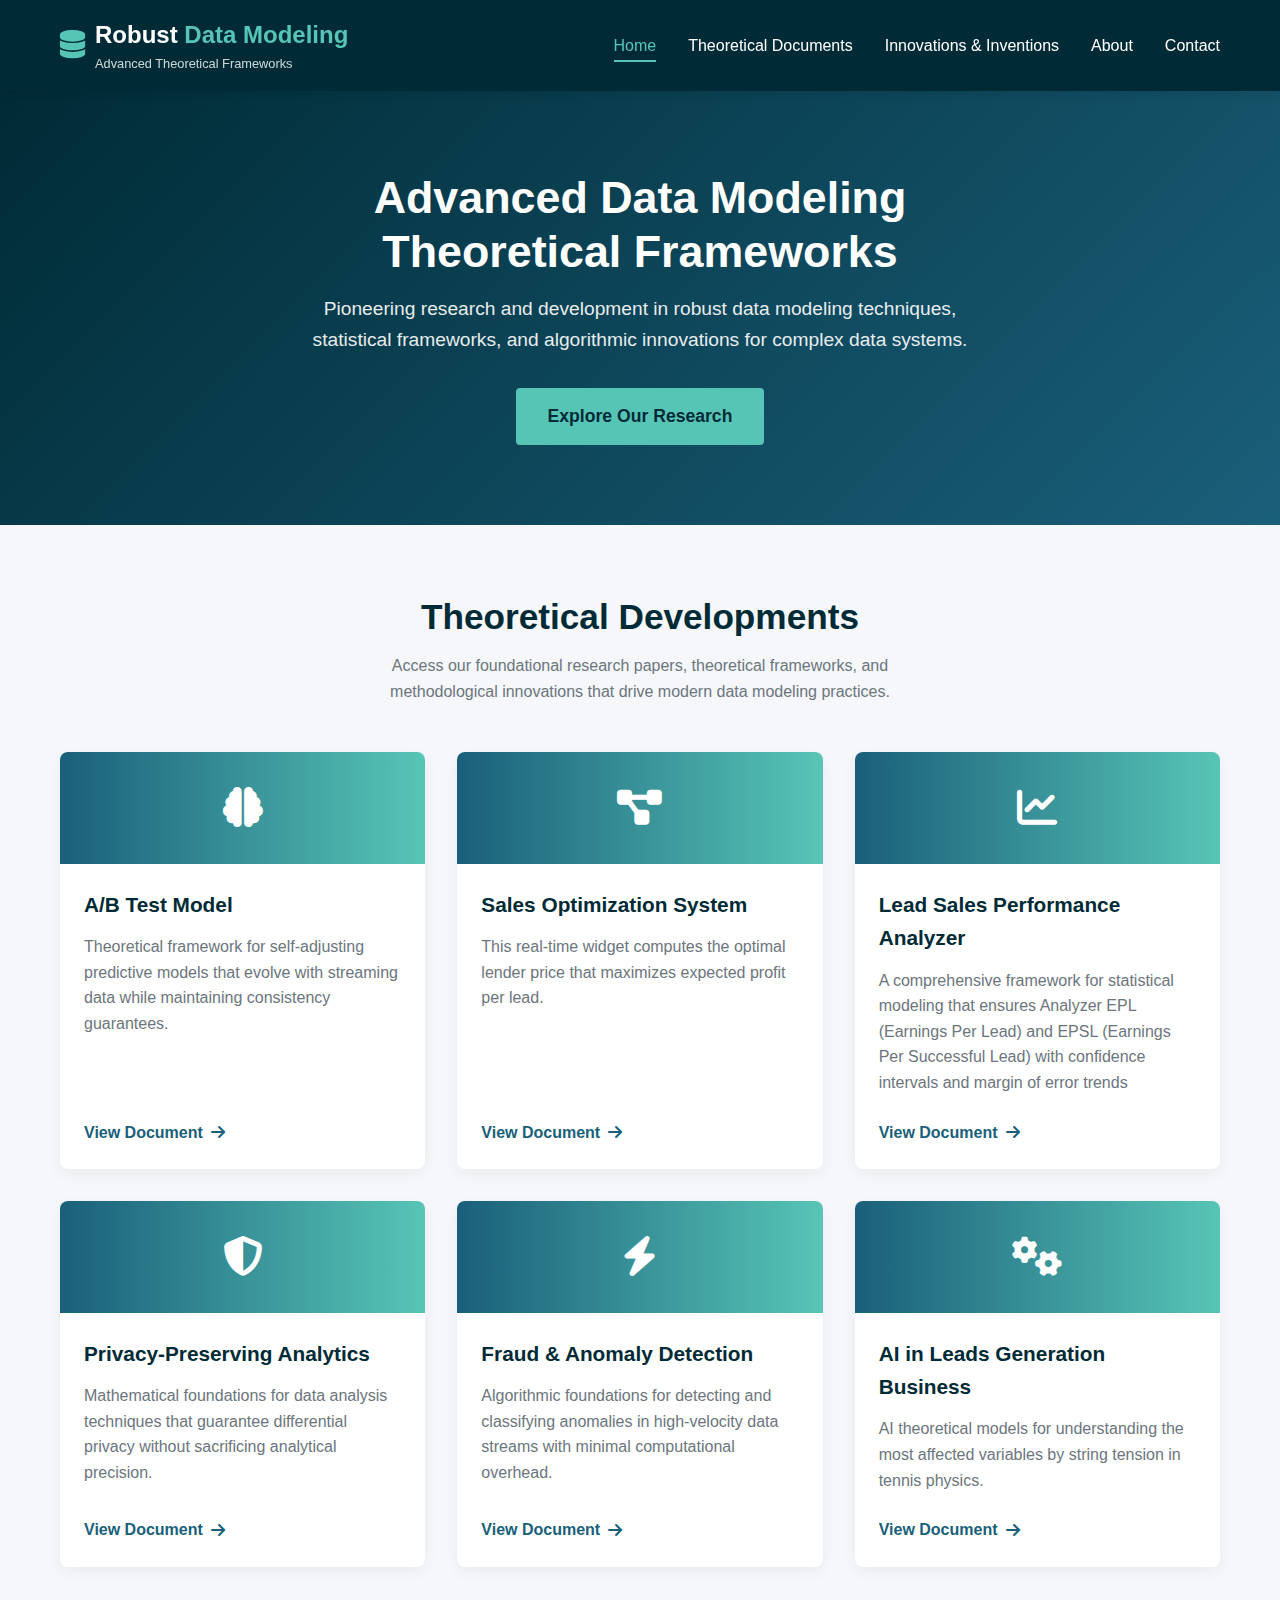
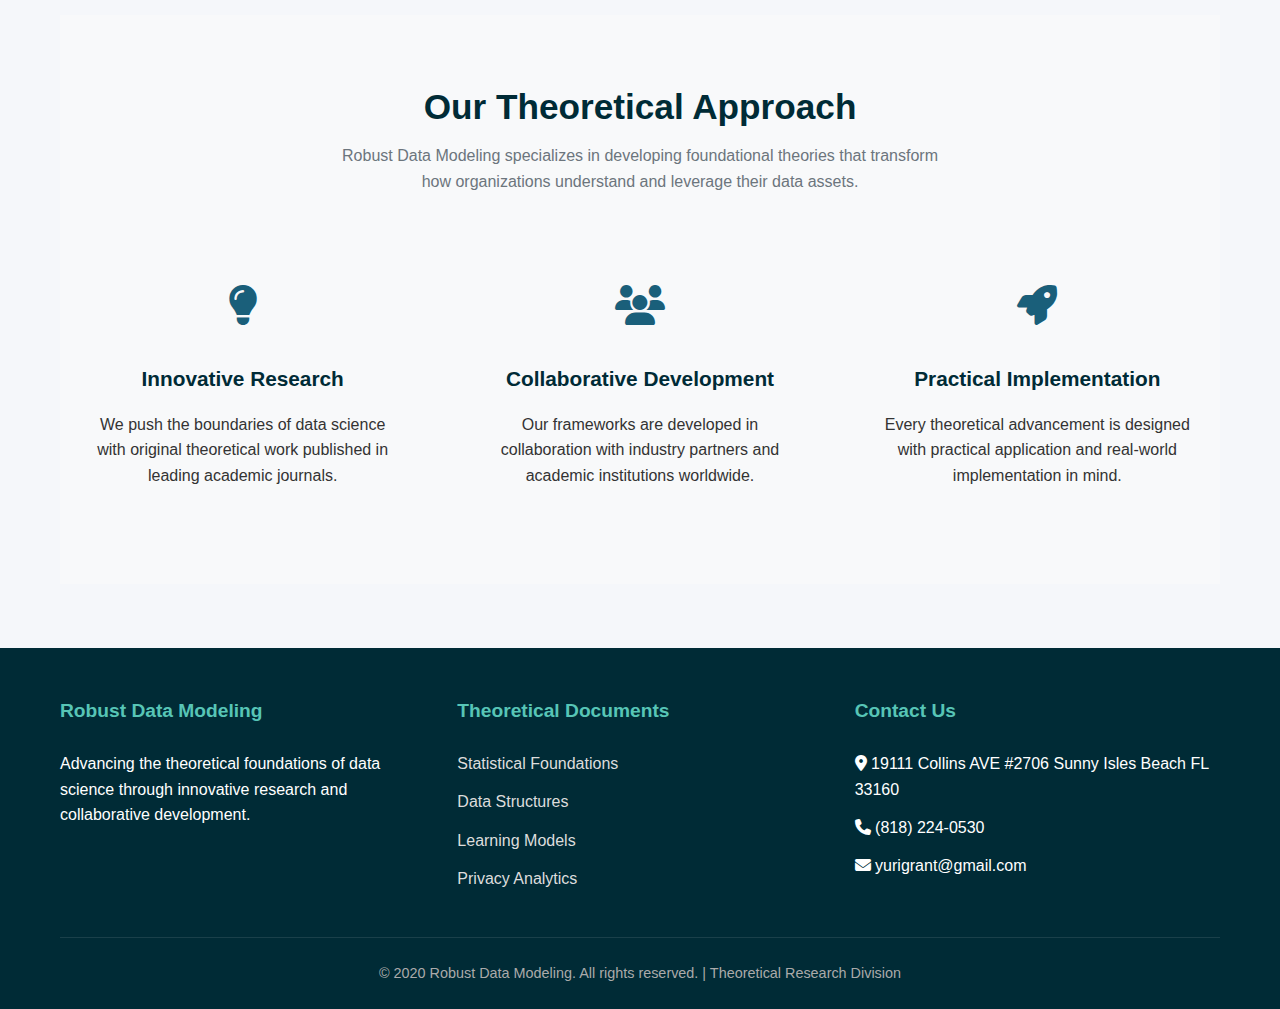
<file: index.html>
<!DOCTYPE html>
<html lang="en">
<head>
    <meta charset="UTF-8">
    <meta name="viewport" content="width=device-width, initial-scale=1.0">
    <title>Robust Data Modeling | Advanced Data Theory Solutions</title>
    <link rel="stylesheet" href="https://cdnjs.cloudflare.com/ajax/libs/font-awesome/6.4.0/css/all.min.css">
    <style>
        :root {
            --primary: #1a5f7a;
            --secondary: #57c5b6;
            --dark: #002b36;
            --light: #f8f9fa;
            --gray: #6c757d;
            --transition: all 0.3s ease;
        }
        
        * {
            margin: 0;
            padding: 0;
            box-sizing: border-box;
            font-family: 'Segoe UI', Tahoma, Geneva, Verdana, sans-serif;
        }
        
        body {
            background-color: #f5f7fa;
            color: #333;
            line-height: 1.6;
        }
        
        .container {
            width: 100%;
            max-width: 1200px;
            margin: 0 auto;
            padding: 0 20px;
        }
        
        /* Authorization Modal */
        .auth-modal {
            display: none;
            position: fixed;
            top: 0;
            left: 0;
            width: 100%;
            height: 100%;
            background-color: rgba(0, 0, 0, 0.8);
            z-index: 2000;
            align-items: center;
            justify-content: center;
            animation: fadeIn 0.3s ease;
        }
        
        .auth-modal.active {
            display: flex;
        }
        
        .auth-container {
            background: white;
            border-radius: 12px;
            width: 100%;
            max-width: 450px;
            overflow: hidden;
            box-shadow: 0 20px 40px rgba(0, 0, 0, 0.3);
            transform: translateY(0);
            animation: slideUp 0.4s ease;
        }
        
        .auth-header {
            background: linear-gradient(to right, var(--primary), var(--secondary));
            color: white;
            padding: 1.5rem;
            text-align: center;
            position: relative;
        }
        
        .auth-header h2 {
            font-size: 1.5rem;
            margin-bottom: 0.5rem;
        }
        
        .auth-header p {
            opacity: 0.9;
            font-size: 0.9rem;
        }
        
        .close-auth {
            position: absolute;
            top: 1rem;
            right: 1rem;
            background: none;
            border: none;
            color: white;
            font-size: 1.5rem;
            cursor: pointer;
            transition: var(--transition);
        }
        
        .close-auth:hover {
            transform: rotate(90deg);
        }
        
        .auth-body {
            padding: 2rem;
        }
        
        .auth-form-group {
            margin-bottom: 1.5rem;
        }
        
        .auth-form-group label {
            display: block;
            margin-bottom: 0.5rem;
            font-weight: 600;
            color: var(--dark);
        }
        
        .auth-form-group input {
            width: 100%;
            padding: 0.8rem 1rem;
            border: 2px solid #e1e5e9;
            border-radius: 6px;
            font-size: 1rem;
            transition: var(--transition);
        }
        
        .auth-form-group input:focus {
            outline: none;
            border-color: var(--primary);
            box-shadow: 0 0 0 3px rgba(26, 95, 122, 0.1);
        }
        
        .auth-form-group input.error {
            border-color: #e74c3c;
        }
        
        .auth-error {
            color: #e74c3c;
            font-size: 0.85rem;
            margin-top: 0.3rem;
            display: none;
        }
        
        .auth-error.active {
            display: block;
        }
        
        .auth-checkbox {
            display: flex;
            align-items: center;
            gap: 0.5rem;
            margin-bottom: 1.5rem;
        }
        
        .auth-checkbox input {
            width: auto;
        }
        
        .auth-checkbox label {
            font-size: 0.9rem;
            color: var(--gray);
        }
        
        .auth-button {
            width: 100%;
            padding: 1rem;
            background: linear-gradient(to right, var(--primary), var(--secondary));
            color: white;
            border: none;
            border-radius: 6px;
            font-size: 1rem;
            font-weight: 600;
            cursor: pointer;
            transition: var(--transition);
        }
        
        .auth-button:hover {
            transform: translateY(-2px);
            box-shadow: 0 5px 15px rgba(26, 95, 122, 0.3);
        }
        
        .auth-button:disabled {
            opacity: 0.6;
            cursor: not-allowed;
            transform: none;
        }
        
        .auth-footer {
            text-align: center;
            padding: 1rem 2rem;
            background-color: #f8f9fa;
            border-top: 1px solid #e1e5e9;
            font-size: 0.9rem;
            color: var(--gray);
        }
        
        .auth-footer a {
            color: var(--primary);
            text-decoration: none;
            font-weight: 600;
        }
        
        .auth-footer a:hover {
            text-decoration: underline;
        }
        
        @keyframes fadeIn {
            from { opacity: 0; }
            to { opacity: 1; }
        }
        
        @keyframes slideUp {
            from {
                opacity: 0;
                transform: translateY(50px);
            }
            to {
                opacity: 1;
                transform: translateY(0);
            }
        }
        
        /* Header & Navigation */
        header {
            background-color: var(--dark);
            color: white;
            padding: 1rem 0;
            position: sticky;
            top: 0;
            z-index: 1000;
            box-shadow: 0 2px 10px rgba(0, 0, 0, 0.1);
        }
        
        .header-content {
            display: flex;
            justify-content: space-between;
            align-items: center;
        }
        
        .logo {
            display: flex;
            align-items: center;
            gap: 10px;
        }
        
        .logo-icon {
            color: var(--secondary);
            font-size: 1.8rem;
        }
        
        .logo-text h1 {
            font-size: 1.5rem;
            font-weight: 700;
        }
        
        .logo-text span {
            color: var(--secondary);
        }
        
        .logo-text p {
            font-size: 0.8rem;
            opacity: 0.8;
        }
        
        nav ul {
            display: flex;
            list-style: none;
            gap: 2rem;
        }
        
        nav a {
            color: white;
            text-decoration: none;
            font-weight: 500;
            transition: var(--transition);
            padding: 0.5rem 0;
            position: relative;
        }
        
        nav a:hover {
            color: var(--secondary);
        }
        
        nav a.active {
            color: var(--secondary);
        }
        
        nav a.active::after {
            content: '';
            position: absolute;
            bottom: 0;
            left: 0;
            width: 100%;
            height: 2px;
            background-color: var(--secondary);
        }
        
        .mobile-menu-btn {
            display: none;
            background: none;
            border: none;
            color: white;
            font-size: 1.5rem;
            cursor: pointer;
        }
        
        /* Hero Section */
        .hero {
            background: linear-gradient(135deg, var(--dark) 0%, var(--primary) 100%);
            color: white;
            padding: 5rem 0;
            text-align: center;
        }
        
        .hero-content {
            max-width: 800px;
            margin: 0 auto;
        }
        
        .hero h2 {
            font-size: 2.8rem;
            margin-bottom: 1rem;
            line-height: 1.2;
        }
        
        .hero p {
            font-size: 1.2rem;
            margin-bottom: 2rem;
            opacity: 0.9;
            max-width: 700px;
            margin-left: auto;
            margin-right: auto;
        }
        
        .cta-button {
            display: inline-block;
            background-color: var(--secondary);
            color: var(--dark);
            padding: 0.9rem 2rem;
            border-radius: 4px;
            text-decoration: none;
            font-weight: 600;
            font-size: 1.1rem;
            transition: var(--transition);
            border: none;
            cursor: pointer;
        }
        
        .cta-button:hover {
            background-color: #4ab3a7;
            transform: translateY(-3px);
            box-shadow: 0 5px 15px rgba(0, 0, 0, 0.2);
        }
        
        /* Main Content */
        .main-content {
            padding: 4rem 0;
        }
        
        .section-title {
            text-align: center;
            margin-bottom: 3rem;
        }
        
        .section-title h2 {
            font-size: 2.2rem;
            color: var(--dark);
            margin-bottom: 0.5rem;
        }
        
        .section-title p {
            color: var(--gray);
            max-width: 600px;
            margin: 0 auto;
        }
        
        /* Documents Menu */
        .documents-menu {
            display: grid;
            grid-template-columns: repeat(auto-fill, minmax(300px, 1fr));
            gap: 2rem;
            margin-top: 2rem;
        }
        
        .document-card {
            background: white;
            border-radius: 8px;
            overflow: hidden;
            box-shadow: 0 5px 15px rgba(0, 0, 0, 0.05);
            transition: var(--transition);
            height: 100%;
            display: flex;
            flex-direction: column;
        }
        
        .document-card:hover {
            transform: translateY(-10px);
            box-shadow: 0 15px 30px rgba(0, 0, 0, 0.1);
        }
        
        .document-icon {
            background: linear-gradient(to right, var(--primary), var(--secondary));
            color: white;
            padding: 1.5rem;
            text-align: center;
            font-size: 2.5rem;
        }
        
        .document-content {
            padding: 1.5rem;
            flex-grow: 1;
            display: flex;
            flex-direction: column;
        }
        
        .document-content h3 {
            font-size: 1.3rem;
            margin-bottom: 0.8rem;
            color: var(--dark);
        }
        
        .document-content p {
            color: var(--gray);
            margin-bottom: 1.5rem;
            flex-grow: 1;
        }
        
        .document-link {
            display: inline-flex;
            align-items: center;
            gap: 8px;
            color: var(--primary);
            text-decoration: none;
            font-weight: 600;
            transition: var(--transition);
            cursor: pointer;
        }
        
        .document-link:hover {
            color: var(--secondary);
            gap: 12px;
        }
        
        /* Company Info */
        .company-info {
            background-color: var(--light);
            padding: 4rem 0;
            margin-top: 3rem;
        }
        
        .info-grid {
            display: grid;
            grid-template-columns: repeat(auto-fit, minmax(250px, 1fr));
            gap: 2rem;
        }
        
        .info-card {
            text-align: center;
            padding: 2rem 1.5rem;
        }
        
        .info-icon {
            font-size: 2.5rem;
            color: var(--primary);
            margin-bottom: 1.5rem;
        }
        
        .info-card h3 {
            font-size: 1.3rem;
            margin-bottom: 1rem;
            color: var(--dark);
        }
        
        /* Footer */
        footer {
            background-color: var(--dark);
            color: white;
            padding: 3rem 0 1.5rem;
        }
        
        .footer-content {
            display: grid;
            grid-template-columns: repeat(auto-fit, minmax(200px, 1fr));
            gap: 2rem;
            margin-bottom: 2rem;
        }
        
        .footer-column h3 {
            font-size: 1.2rem;
            margin-bottom: 1.5rem;
            color: var(--secondary);
        }
        
        .footer-links {
            list-style: none;
        }
        
        .footer-links li {
            margin-bottom: 0.8rem;
        }
        
        .footer-links a {
            color: #ddd;
            text-decoration: none;
            transition: var(--transition);
        }
        
        .footer-links a:hover {
            color: var(--secondary);
            padding-left: 5px;
        }
        
        .copyright {
            text-align: center;
            padding-top: 1.5rem;
            border-top: 1px solid rgba(255, 255, 255, 0.1);
            color: #aaa;
            font-size: 0.9rem;
        }
        
        /* Responsive Design */
        @media (max-width: 992px) {
            .hero h2 {
                font-size: 2.3rem;
            }
            
            nav ul {
                gap: 1.5rem;
            }
        }
        
        @media (max-width: 768px) {
            .mobile-menu-btn {
                display: block;
            }
            
            nav {
                position: fixed;
                top: 70px;
                left: 0;
                width: 100%;
                background-color: var(--dark);
                padding: 1rem;
                transform: translateY(-100%);
                opacity: 0;
                visibility: hidden;
                transition: var(--transition);
                box-shadow: 0 5px 10px rgba(0, 0, 0, 0.1);
            }
            
            nav.active {
                transform: translateY(0);
                opacity: 1;
                visibility: visible;
            }
            
            nav ul {
                flex-direction: column;
                gap: 0;
            }
            
            nav li {
                width: 100%;
            }
            
            nav a {
                display: block;
                padding: 1rem;
                border-bottom: 1px solid rgba(255, 255, 255, 0.1);
            }
            
            nav a.active::after {
                display: none;
            }
            
            .hero {
                padding: 3rem 0;
            }
            
            .hero h2 {
                font-size: 2rem;
            }
            
            .hero p {
                font-size: 1.1rem;
            }
            
            .documents-menu {
                grid-template-columns: 1fr;
            }
            
            .auth-container {
                width: 90%;
                margin: 0 5%;
            }
        }
    </style>
</head>
<body>
    <!-- Authorization Modal -->
    <div class="auth-modal" id="authModal">
        <div class="auth-container">
            <div class="auth-header">
                <button class="close-auth" id="closeAuth">
                    <i class="fas fa-times"></i>
                </button>
                <h2>Authorization Required</h2>
                <p>This document is restricted to authorized personnel only</p>
            </div>
            
            <div class="auth-body">
                <form id="authForm">
                    <div class="auth-form-group">
                        <label for="username">Username</label>
                        <input type="text" id="username" placeholder="Enter your username" required>
                        <div class="auth-error" id="usernameError">Username is required</div>
                    </div>
                    
                    <div class="auth-form-group">
                        <label for="password">Password</label>
                        <input type="password" id="password" placeholder="Enter your password" required>
                        <div class="auth-error" id="passwordError">Password is required</div>
                    </div>
                    
                    <div class="auth-checkbox">
                        <input type="checkbox" id="rememberMe">
                        <label for="rememberMe">Remember me for 30 days</label>
                    </div>
                    
                    <button type="submit" class="auth-button" id="authSubmit">
                        <span>Authorize Access</span>
                        <i class="fas fa-spinner fa-spin" style="display: none;"></i>
                    </button>
                </form>
            </div>
            
            <div class="auth-footer">
                <p>Need access? <a href="mailto:admin@robustdatamodeling.com">Contact Administrator</a></p>
            </div>
        </div>
    </div>

    <!-- Header & Navigation -->
    <header>
        <div class="container header-content">
            <div class="logo">
                <div class="logo-icon">
                    <i class="fas fa-database"></i>
                </div>
                <div class="logo-text">
                    <h1>Robust <span>Data Modeling</span></h1>
                    <p>Advanced Theoretical Frameworks</p>
                </div>
            </div>
            
            <button class="mobile-menu-btn" id="mobileMenuBtn">
                <i class="fas fa-bars"></i>
            </button>
            
            <nav id="mainNav">
                <ul>
                    <li><a href="#" class="active">Home</a></li>
                    <li><a href="#documents">Theoretical Documents</a></li>
                    <li><a href="Tennis_theory/Stringing_math.html">Innovations & Inventions</a></li>
                    <li><a href="#about">About</a></li>
                    <li><a href="#contact">Contact</a></li>
                </ul>
            </nav>
        </div>
    </header>

    <!-- Hero Section -->
    <section class="hero">
        <div class="container hero-content">
            <h2>Advanced Data Modeling Theoretical Frameworks</h2>
            <p>Pioneering research and development in robust data modeling techniques, statistical frameworks, and algorithmic innovations for complex data systems.</p>
            <a href="#documents" class="cta-button">Explore Our Research</a>
        </div>
    </section>

    <!-- Main Content -->
    <main class="main-content">
        <div class="container">
            <div class="section-title" id="documents">
                <h2>Theoretical Developments</h2>
                <p>Access our foundational research papers, theoretical frameworks, and methodological innovations that drive modern data modeling practices.</p>
            </div>
            
            <!-- Documents Menu -->
            <div class="documents-menu">
                <!-- Document 1 -->
                <div class="document-card">
                    <div class="document-icon">
                        <i class="fas fa-brain"></i>
                    </div>
                    <div class="document-content">
                        <h3>A/B Test Model</h3>
                        <p>Theoretical framework for self-adjusting predictive models that evolve with streaming data while maintaining consistency guarantees.</p>
                        <a href="AB_test_analysis\ABindex.html" class="document-link" data-doc-id="ab-test">
                            <span>View Document</span>
                            <i class="fas fa-arrow-right"></i>
                        </a>
                    </div>
                </div>

                <!-- Document 2 -->
                <div class="document-card">
                    <div class="document-icon">
                        <i class="fas fa-project-diagram"></i>
                    </div>
                    <div class="document-content">
                        <h3>Sales Optimization System</h3>
                        <p>This real-time widget computes the optimal lender price that maximizes expected profit per lead.</p>
                        <a href="Sales/Sale_optimum.html" class="document-link" data-doc-id="sales-opt">
                            <span>View Document</span>
                            <i class="fas fa-arrow-right"></i>
                        </a>
                    </div>
                </div>
                
                <!-- Document 3 -->
                <div class="document-card">
                    <div class="document-icon">
                        <i class="fas fa-chart-line"></i>
                    </div>
                    <div class="document-content">
                        <h3>Lead Sales Performance Analyzer</h3>
                        <p>A comprehensive framework for statistical modeling that ensures Analyzer EPL (Earnings Per Lead) and EPSL (Earnings Per Successful Lead) with confidence intervals and margin of error trends</p>
                        <a href="Performance/Lead_performance.html" class="document-link" data-doc-id="lead-performance">
                            <span>View Document</span>
                            <i class="fas fa-arrow-right"></i>
                        </a>
                    </div>
                </div>
                
                <!-- Document 4 -->
                <div class="document-card">
                    <div class="document-icon">
                        <i class="fas fa-shield-alt"></i>
                    </div>
                    <div class="document-content">
                        <h3>Privacy-Preserving Analytics</h3>
                        <p>Mathematical foundations for data analysis techniques that guarantee differential privacy without sacrificing analytical precision.</p>
                        <a href="AB_test_analysis/Docs information/Statistical Significance Explained for Leads Generation.docx" 
                           class="document-link" data-doc-id="privacy-analytics">
                            <span>View Document</span>
                            <i class="fas fa-arrow-right"></i>
                        </a>
                    </div>
                </div>
                
                <!-- Document 5 -->
                <div class="document-card">
                    <div class="document-icon">
                        <i class="fas fa-bolt"></i>
                    </div>
                    <div class="document-content">
                        <h3>Fraud & Anomaly Detection</h3>
                        <p>Algorithmic foundations for detecting and classifying anomalies in high-velocity data streams with minimal computational overhead.</p>
                        <a href="Bayesian_Framework/Bayesian_Framework.html" class="document-link" data-doc-id="anomaly-detection">
                            <span>View Document</span>
                            <i class="fas fa-arrow-right"></i>
                        </a>
                    </div>
                </div>
            
                <!-- Document 6 -->
                <div class="document-card">
                    <div class="document-icon">
                        <i class="fas fa-cogs"></i>
                    </div>
                    <div class="document-content">
                        <h3>AI in Leads Generation Business</h3>   	     
                        <p>AI theoretical models for understanding the most affected variables by string tension in tennis physics.</p>
                        <a href="#" class="document-link" data-doc-id="ai-leads">
                            <span>View Document</span>
                            <i class="fas fa-arrow-right"></i>
                        </a>
                    </div>
                </div>
            </div>
            
            <!-- Company Info -->
            <div class="company-info" id="about">
                <div class="section-title">
                    <h2>Our Theoretical Approach</h2>
                    <p>Robust Data Modeling specializes in developing foundational theories that transform how organizations understand and leverage their data assets.</p>
                </div>
                
                <div class="info-grid">
                    <div class="info-card">
                        <div class="info-icon">
                            <i class="fas fa-lightbulb"></i>
                        </div>
                        <h3>Innovative Research</h3>
                        <p>We push the boundaries of data science with original theoretical work published in leading academic journals.</p>
                    </div>
                    
                    <div class="info-card">
                        <div class="info-icon">
                            <i class="fas fa-users"></i>
                        </div>
                        <h3>Collaborative Development</h3>
                        <p>Our frameworks are developed in collaboration with industry partners and academic institutions worldwide.</p>
                    </div>
                    
                    <div class="info-card">
                        <div class="info-icon">
                            <i class="fas fa-rocket"></i>
                        </div>
                        <h3>Practical Implementation</h3>
                        <p>Every theoretical advancement is designed with practical application and real-world implementation in mind.</p>
                    </div>
                </div>
            </div>
        </div>
    </main>

    <!-- Footer -->
    <footer id="contact">
        <div class="container">
            <div class="footer-content">
                <div class="footer-column">
                    <h3>Robust Data Modeling</h3>
                    <p>Advancing the theoretical foundations of data science through innovative research and collaborative development.</p>
                </div>
                
                <div class="footer-column">
                    <h3>Theoretical Documents</h3>
                    <ul class="footer-links">
                        <li><a href="#">Statistical Foundations</a></li>
                        <li><a href="#">Data Structures</a></li>
                        <li><a href="#">Learning Models</a></li>
                        <li><a href="#">Privacy Analytics</a></li>
                    </ul>
                </div>
                
                <div class="footer-column">
                    <h3>Contact Us</h3>
                    <ul class="footer-links">
                        <li><i class="fas fa-map-marker-alt"></i> 19111 Collins AVE #2706 Sunny Isles Beach FL 33160</li>
                        <li><i class="fas fa-phone"></i> (818) 224-0530</li>
                        <li><i class="fas fa-envelope"></i> yurigrant@gmail.com</li>
                    </ul>
                </div>
            </div>
            
            <div class="copyright">
                <p>&copy; 2020 Robust Data Modeling. All rights reserved. | Theoretical Research Division</p>
            </div>
        </div>
    </footer>

    <script>
        // Mobile menu functionality
        const mobileMenuBtn = document.getElementById('mobileMenuBtn');
        const mainNav = document.getElementById('mainNav');
        
        mobileMenuBtn.addEventListener('click', function() {
            mainNav.classList.toggle('active');
            const icon = mobileMenuBtn.querySelector('i');
            if (mainNav.classList.contains('active')) {
                icon.classList.remove('fa-bars');
                icon.classList.add('fa-times');
            } else {
                icon.classList.remove('fa-times');
                icon.classList.add('fa-bars');
            }
        });
        
        // Close mobile menu when clicking on a link
        const navLinks = document.querySelectorAll('nav a');
        navLinks.forEach(link => {
            link.addEventListener('click', function() {
                if (mainNav.classList.contains('active')) {
                    mainNav.classList.remove('active');
                    const icon = mobileMenuBtn.querySelector('i');
                    icon.classList.remove('fa-times');
                    icon.classList.add('fa-bars');
                }
            });
        });
        
        // Smooth scrolling for anchor links
        document.querySelectorAll('a[href^="#"]').forEach(anchor => {
            anchor.addEventListener('click', function(e) {
                e.preventDefault();
                
                const targetId = this.getAttribute('href');
                if (targetId === '#') return;
                
                const targetElement = document.querySelector(targetId);
                if (targetElement) {
                    window.scrollTo({
                        top: targetElement.offsetTop - 80,
                        behavior: 'smooth'
                    });
                }
            });
        });

        // Authorization Modal Logic
        const authModal = document.getElementById('authModal');
        const closeAuth = document.getElementById('closeAuth');
        const authForm = document.getElementById('authForm');
        const authSubmit = document.getElementById('authSubmit');
        const usernameInput = document.getElementById('username');
        const passwordInput = document.getElementById('password');
        const usernameError = document.getElementById('usernameError');
        const passwordError = document.getElementById('passwordError');
        
        // Store the original href to redirect after authorization
        let targetDocumentUrl = '';
        let targetDocId = '';

        // Add click event listeners to all document links
        document.querySelectorAll('.document-link').forEach(link => {
            link.addEventListener('click', function(e) {
                e.preventDefault();
                
                // Check if href attribute exists
                const href = this.getAttribute('href');
                if (!href || href === '#') {
                    alert('This document is currently unavailable.');
                    return;
                }
                
                // Store the target URL and document ID
                targetDocumentUrl = href;
                targetDocId = this.getAttribute('data-doc-id');
                
                // Show authorization modal
                showAuthModal();
            });
        });

        // Show authorization modal
        function showAuthModal() {
            authModal.classList.add('active');
            document.body.style.overflow = 'hidden'; // Prevent scrolling
            usernameInput.focus();
        }

        // Close authorization modal
        function closeAuthModal() {
            authModal.classList.remove('active');
            document.body.style.overflow = 'auto'; // Re-enable scrolling
            resetForm();
        }

        // Reset form
        function resetForm() {
            authForm.reset();
            usernameError.classList.remove('active');
            passwordError.classList.remove('active');
            usernameInput.classList.remove('error');
            passwordInput.classList.remove('error');
        }

        // Close modal when clicking X or outside modal
        closeAuth.addEventListener('click', closeAuthModal);
        authModal.addEventListener('click', function(e) {
            if (e.target === authModal) {
                closeAuthModal();
            }
        });

        // Form validation
        function validateForm() {
            let isValid = true;
            
            // Reset errors
            usernameError.classList.remove('active');
            passwordError.classList.remove('active');
            usernameInput.classList.remove('error');
            passwordInput.classList.remove('error');
            
            // Validate username
            if (!usernameInput.value.trim()) {
                usernameError.textContent = 'Username is required';
                usernameError.classList.add('active');
                usernameInput.classList.add('error');
                isValid = false;
            }
            
            // Validate password
            if (!passwordInput.value.trim()) {
                passwordError.textContent = 'Password is required';
                passwordError.classList.add('active');
                passwordInput.classList.add('error');
                isValid = false;
            } else if (passwordInput.value.length < 6) {
                passwordError.textContent = 'Password must be at least 6 characters';
                passwordError.classList.add('active');
                passwordInput.classList.add('error');
                isValid = false;
            }
            
            return isValid;
        }

        // Form submission
        authForm.addEventListener('submit', function(e) {
            e.preventDefault();
            
            if (!validateForm()) return;
            
            // Show loading state
            const submitText = authSubmit.querySelector('span');
            const spinner = authSubmit.querySelector('.fa-spinner');
            submitText.textContent = 'Authorizing...';
            spinner.style.display = 'inline-block';
            authSubmit.disabled = true;
            
            // Simulate API call (replace with real authentication)
            setTimeout(() => {
                // Default credentials for demo (replace with real authentication)
                const validUsername = 'admin';
                const validPassword = 'secure_123';
                
                if (usernameInput.value === validUsername && passwordInput.value === validPassword) {
                    // Successful authentication
                    alert(`Access granted to document: ${targetDocId}`);
                    
                    // Close modal
                    closeAuthModal();
                    
                    // Redirect to the target document
                    if (targetDocumentUrl) {
                        window.open(targetDocumentUrl, '_blank');
                    }
                } else {
                    // Failed authentication
                    alert('Invalid username or password. Please try again.');
                    
                    // Highlight errors
                    usernameInput.classList.add('error');
                    passwordInput.classList.add('error');
                }
                
                // Reset button state
                submitText.textContent = 'Authorize Access';
                spinner.style.display = 'none';
                authSubmit.disabled = false;
            }, 1500);
        });

        // Check for saved credentials
        window.addEventListener('DOMContentLoaded', () => {
            const savedUsername = localStorage.getItem('rdm_username');
            const savedPassword = localStorage.getItem('rdm_password');
            const rememberMe = localStorage.getItem('rdm_remember');
            
            if (rememberMe === 'true' && savedUsername && savedPassword) {
                usernameInput.value = savedUsername;
                passwordInput.value = atob(savedPassword); // Decode base64
                document.getElementById('rememberMe').checked = true;
            }
        });

        // Save credentials if "Remember me" is checked
        document.getElementById('rememberMe').addEventListener('change', function(e) {
            if (e.target.checked && usernameInput.value && passwordInput.value) {
                localStorage.setItem('rdm_username', usernameInput.value);
                localStorage.setItem('rdm_password', btoa(passwordInput.value)); // Encode to base64
                localStorage.setItem('rdm_remember', 'true');
            } else {
                localStorage.removeItem('rdm_username');
                localStorage.removeItem('rdm_password');
                localStorage.removeItem('rdm_remember');
            }
        });
    </script>
</body>
</html>
</file>
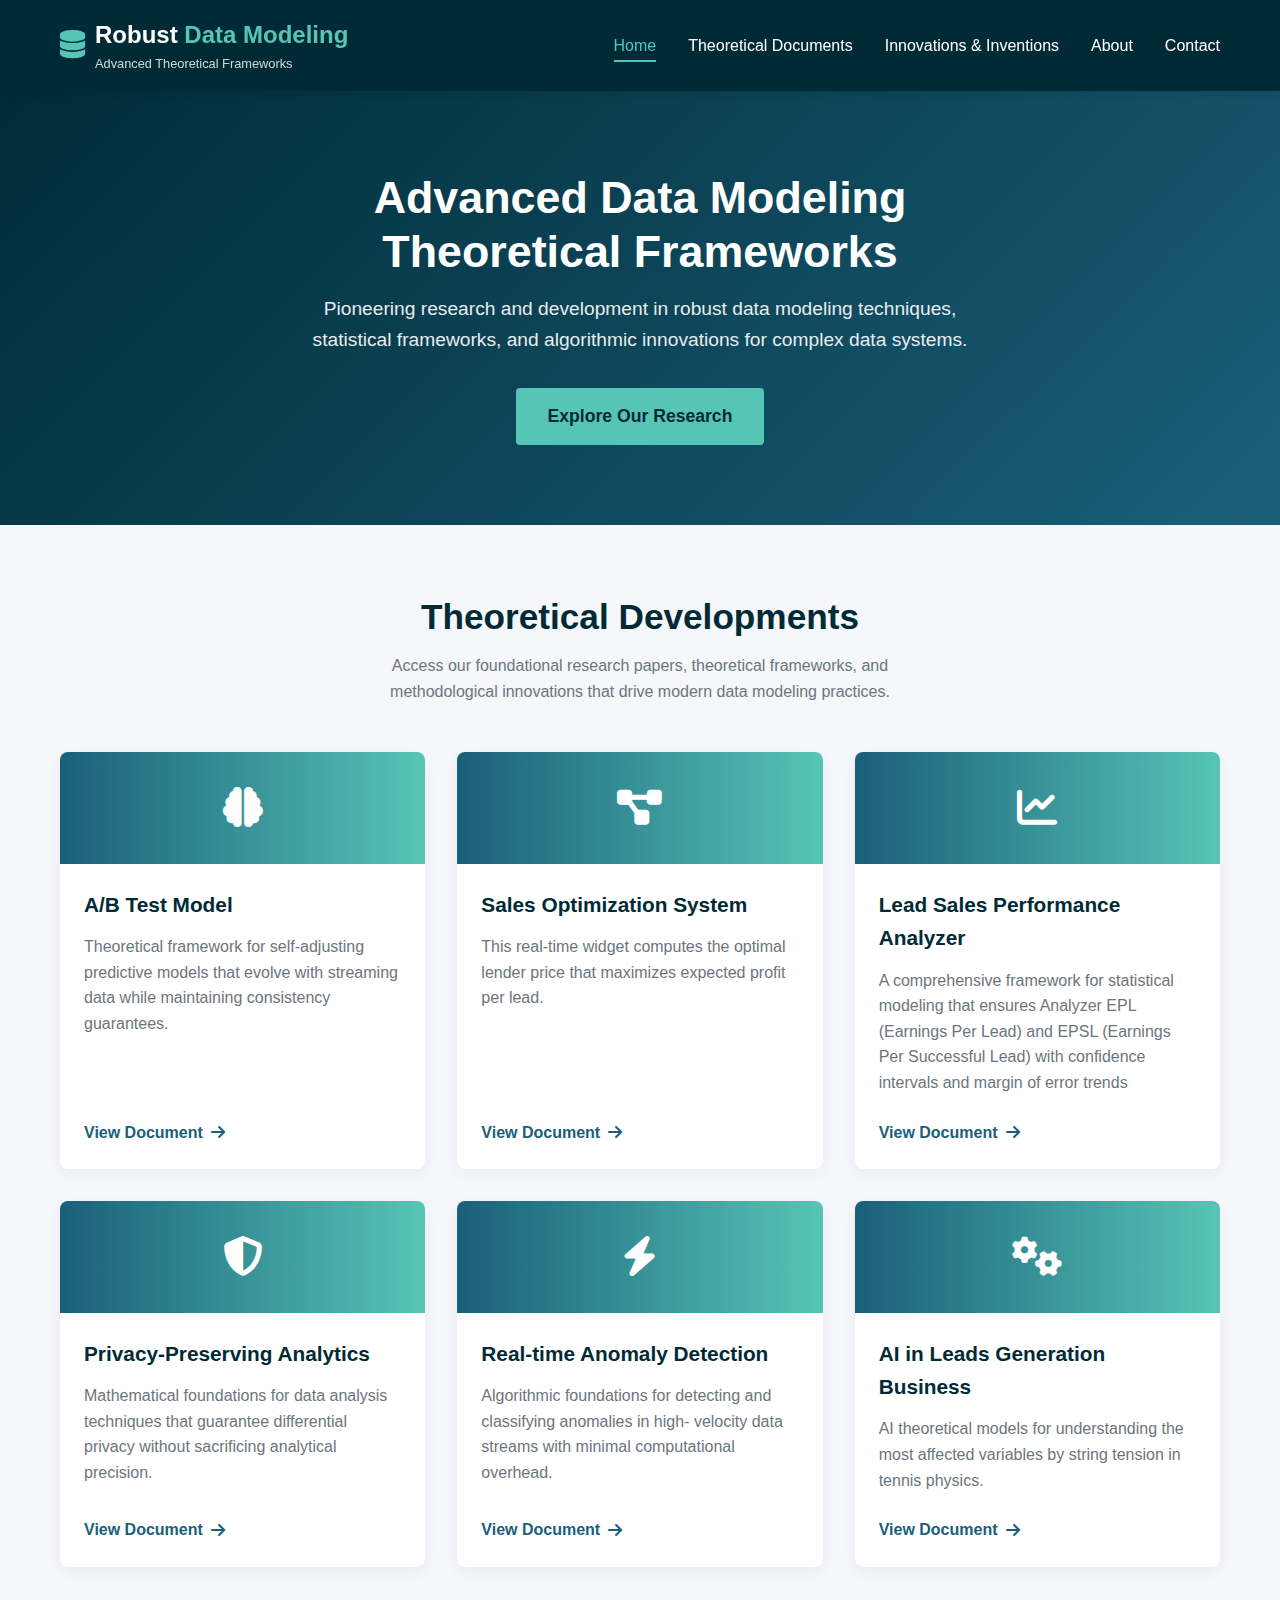
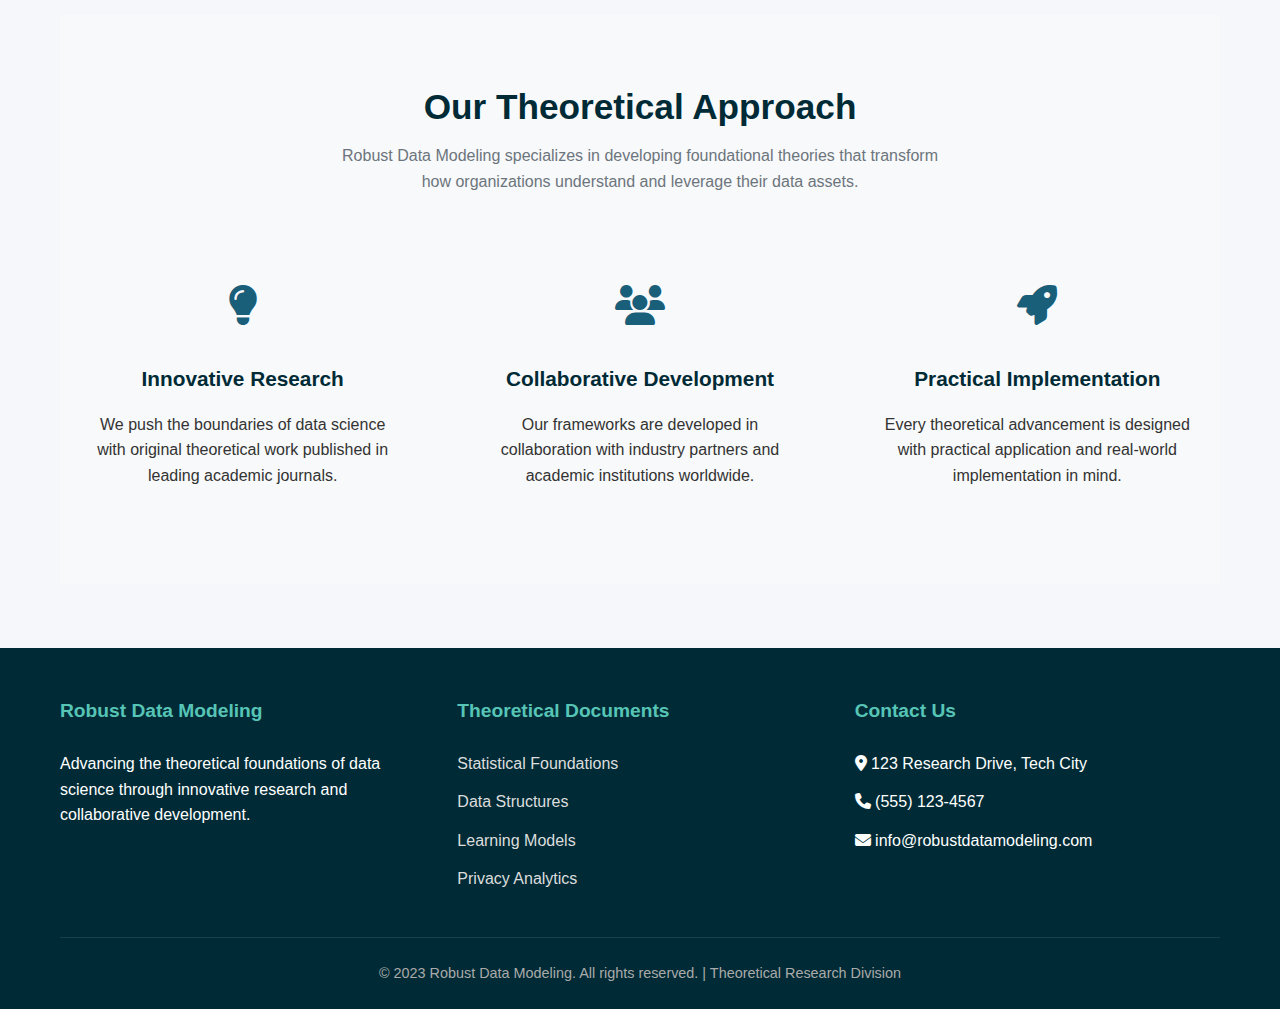
<file: Data_modeling/index.html>
<!DOCTYPE html>
<html lang="en">
<head>
    <meta charset="UTF-8">
    <meta name="viewport" content="width=device-width, initial-scale=1.0">
    <title>Robust Data Modeling | Advanced Data Theory Solutions</title>
    <link rel="stylesheet" href="https://cdnjs.cloudflare.com/ajax/libs/font-awesome/6.4.0/css/all.min.css">
    <style>
        :root {
            --primary: #1a5f7a;
            --secondary: #57c5b6;
            --dark: #002b36;
            --light: #f8f9fa;
            --gray: #6c757d;
            --transition: all 0.3s ease;
        }
        
        * {
            margin: 0;
            padding: 0;
            box-sizing: border-box;
            font-family: 'Segoe UI', Tahoma, Geneva, Verdana, sans-serif;
        }
        
        body {
            background-color: #f5f7fa;
            color: #333;
            line-height: 1.6;
        }
        
        .container {
            width: 100%;
            max-width: 1200px;
            margin: 0 auto;
            padding: 0 20px;
        }
        
        /* Header & Navigation */
        header {
            background-color: var(--dark);
            color: white;
            padding: 1rem 0;
            position: sticky;
            top: 0;
            z-index: 1000;
            box-shadow: 0 2px 10px rgba(0, 0, 0, 0.1);
        }
        
        .header-content {
            display: flex;
            justify-content: space-between;
            align-items: center;
        }
        
        .logo {
            display: flex;
            align-items: center;
            gap: 10px;
        }
        
        .logo-icon {
            color: var(--secondary);
            font-size: 1.8rem;
        }
        
        .logo-text h1 {
            font-size: 1.5rem;
            font-weight: 700;
        }
        
        .logo-text span {
            color: var(--secondary);
        }
        
        .logo-text p {
            font-size: 0.8rem;
            opacity: 0.8;
        }
        
        nav ul {
            display: flex;
            list-style: none;
            gap: 2rem;
        }
        
        nav a {
            color: white;
            text-decoration: none;
            font-weight: 500;
            transition: var(--transition);
            padding: 0.5rem 0;
            position: relative;
        }
        
        nav a:hover {
            color: var(--secondary);
        }
        
        nav a.active {
            color: var(--secondary);
        }
        
        nav a.active::after {
            content: '';
            position: absolute;
            bottom: 0;
            left: 0;
            width: 100%;
            height: 2px;
            background-color: var(--secondary);
        }
        
        .mobile-menu-btn {
            display: none;
            background: none;
            border: none;
            color: white;
            font-size: 1.5rem;
            cursor: pointer;
        }
        
        /* Hero Section */
        .hero {
            background: linear-gradient(135deg, var(--dark) 0%, var(--primary) 100%);
            color: white;
            padding: 5rem 0;
            text-align: center;
        }
        
        .hero-content {
            max-width: 800px;
            margin: 0 auto;
        }
        
        .hero h2 {
            font-size: 2.8rem;
            margin-bottom: 1rem;
            line-height: 1.2;
        }
        
        .hero p {
            font-size: 1.2rem;
            margin-bottom: 2rem;
            opacity: 0.9;
            max-width: 700px;
            margin-left: auto;
            margin-right: auto;
        }
        
        .cta-button {
            display: inline-block;
            background-color: var(--secondary);
            color: var(--dark);
            padding: 0.9rem 2rem;
            border-radius: 4px;
            text-decoration: none;
            font-weight: 600;
            font-size: 1.1rem;
            transition: var(--transition);
            border: none;
            cursor: pointer;
        }
        
        .cta-button:hover {
            background-color: #4ab3a7;
            transform: translateY(-3px);
            box-shadow: 0 5px 15px rgba(0, 0, 0, 0.2);
        }
        
        /* Main Content */
        .main-content {
            padding: 4rem 0;
        }
        
        .section-title {
            text-align: center;
            margin-bottom: 3rem;
        }
        
        .section-title h2 {
            font-size: 2.2rem;
            color: var(--dark);
            margin-bottom: 0.5rem;
        }
        
        .section-title p {
            color: var(--gray);
            max-width: 600px;
            margin: 0 auto;
        }
        
        /* Documents Menu */
        .documents-menu {
            display: grid;
            grid-template-columns: repeat(auto-fill, minmax(300px, 1fr));
            gap: 2rem;
            margin-top: 2rem;
        }
        
        .document-card {
            background: white;
            border-radius: 8px;
            overflow: hidden;
            box-shadow: 0 5px 15px rgba(0, 0, 0, 0.05);
            transition: var(--transition);
            height: 100%;
            display: flex;
            flex-direction: column;
        }
        
        .document-card:hover {
            transform: translateY(-10px);
            box-shadow: 0 15px 30px rgba(0, 0, 0, 0.1);
        }
        
        .document-icon {
            background: linear-gradient(to right, var(--primary), var(--secondary));
            color: white;
            padding: 1.5rem;
            text-align: center;
            font-size: 2.5rem;
        }
        
        .document-content {
            padding: 1.5rem;
            flex-grow: 1;
            display: flex;
            flex-direction: column;
        }
        
        .document-content h3 {
            font-size: 1.3rem;
            margin-bottom: 0.8rem;
            color: var(--dark);
        }
        
        .document-content p {
            color: var(--gray);
            margin-bottom: 1.5rem;
            flex-grow: 1;
        }
        
        .document-link {
            display: inline-flex;
            align-items: center;
            gap: 8px;
            color: var(--primary);
            text-decoration: none;
            font-weight: 600;
            transition: var(--transition);
        }
        
        .document-link:hover {
            color: var(--secondary);
            gap: 12px;
        }
        
        /* Company Info */
        .company-info {
            background-color: var(--light);
            padding: 4rem 0;
            margin-top: 3rem;
        }
        
        .info-grid {
            display: grid;
            grid-template-columns: repeat(auto-fit, minmax(250px, 1fr));
            gap: 2rem;
        }
        
        .info-card {
            text-align: center;
            padding: 2rem 1.5rem;
        }
        
        .info-icon {
            font-size: 2.5rem;
            color: var(--primary);
            margin-bottom: 1.5rem;
        }
        
        .info-card h3 {
            font-size: 1.3rem;
            margin-bottom: 1rem;
            color: var(--dark);
        }
        
        /* Footer */
        footer {
            background-color: var(--dark);
            color: white;
            padding: 3rem 0 1.5rem;
        }
        
        .footer-content {
            display: grid;
            grid-template-columns: repeat(auto-fit, minmax(200px, 1fr));
            gap: 2rem;
            margin-bottom: 2rem;
        }
        
        .footer-column h3 {
            font-size: 1.2rem;
            margin-bottom: 1.5rem;
            color: var(--secondary);
        }
        
        .footer-links {
            list-style: none;
        }
        
        .footer-links li {
            margin-bottom: 0.8rem;
        }
        
        .footer-links a {
            color: #ddd;
            text-decoration: none;
            transition: var(--transition);
        }
        
        .footer-links a:hover {
            color: var(--secondary);
            padding-left: 5px;
        }
        
        .copyright {
            text-align: center;
            padding-top: 1.5rem;
            border-top: 1px solid rgba(255, 255, 255, 0.1);
            color: #aaa;
            font-size: 0.9rem;
        }
        
        /* Responsive Design */
        @media (max-width: 992px) {
            .hero h2 {
                font-size: 2.3rem;
            }
            
            nav ul {
                gap: 1.5rem;
            }
        }
        
        @media (max-width: 768px) {
            .mobile-menu-btn {
                display: block;
            }
            
            nav {
                position: fixed;
                top: 70px;
                left: 0;
                width: 100%;
                background-color: var(--dark);
                padding: 1rem;
                transform: translateY(-100%);
                opacity: 0;
                visibility: hidden;
                transition: var(--transition);
                box-shadow: 0 5px 10px rgba(0, 0, 0, 0.1);
            }
            
            nav.active {
                transform: translateY(0);
                opacity: 1;
                visibility: visible;
            }
            
            nav ul {
                flex-direction: column;
                gap: 0;
            }
            
            nav li {
                width: 100%;
            }
            
            nav a {
                display: block;
                padding: 1rem;
                border-bottom: 1px solid rgba(255, 255, 255, 0.1);
            }
            
            nav a.active::after {
                display: none;
            }
            
            .hero {
                padding: 3rem 0;
            }
            
            .hero h2 {
                font-size: 2rem;
            }
            
            .hero p {
                font-size: 1.1rem;
            }
            
            .documents-menu {
                grid-template-columns: 1fr;
            }
        }
    </style>
</head>
<body>
    <!-- Header & Navigation -->
    <header>
        <div class="container header-content">
            <div class="logo">
                <div class="logo-icon">
                    <i class="fas fa-database"></i>
                </div>
                <div class="logo-text">
                    <h1>Robust <span>Data Modeling</span></h1>
                    <p>Advanced Theoretical Frameworks</p>
                </div>
            </div>
            
            <button class="mobile-menu-btn" id="mobileMenuBtn">
                <i class="fas fa-bars"></i>
            </button>
            
            <nav id="mainNav">
                <ul>
                    <li><a href="#" class="active">Home</a></li>
                    <li><a href="#documents">Theoretical Documents</a></li>
    	<li><a href="Stringing_math.html">Innovations & Inventions</a></li>
                    <li><a href="#about">About</a></li>
                    <li><a href="#contact">Contact</a></li>
                </ul>
            </nav>
        </div>
    </header>

    <!-- Hero Section -->
    <section class="hero">
        <div class="container hero-content">
            <h2>Advanced Data Modeling Theoretical Frameworks</h2>
            <p>Pioneering research and development in robust data modeling techniques, statistical frameworks, and algorithmic innovations for complex data systems.</p>
            <a href="#documents" class="cta-button">Explore Our Research</a>
        </div>
    </section>

    <!-- Main Content -->
    <main class="main-content">
        <div class="container">
            <div class="section-title" id="documents">
                <h2>Theoretical Developments</h2>
                <p>Access our foundational research papers, theoretical frameworks, and methodological innovations that drive modern data modeling practices.</p>
            </div>
            
            <!-- Documents Menu -->
            <div class="documents-menu">

                <!-- Document 1 -->
                <div class="document-card">
                    <div class="document-icon">
                        <i class="fas fa-brain"></i>
                    </div>
                    <div class="document-content">
                        <h3>A/B Test Model</h3>
                        <p>Theoretical framework for self-adjusting predictive models that evolve with streaming data while maintaining consistency guarantees.</p>
                        <a href="AB_test_analysis\ABindex.html" class="document-link" target=_blank>
                            <span>View Document</span>
                            <i class="fas fa-arrow-right"></i>
                        </a>
                    </div>
                </div>

                <!-- Document 2 -->
                <div class="document-card">
                    <div class="document-icon">
                        <i class="fas fa-project-diagram"></i>
                    </div>
                    <div class="document-content">
                        <h3>Sales Optimization System</h3>
                        <p>This real-time widget computes the optimal lender price that maximizes expected profit per lead. </p>
                        <a href="Sales/Sale_optimum.html" class="document-link"  target="_blank">
                            <span>View Document</span>
                            <i class="fas fa-arrow-right"></i>
                        </a>
                    </div>
                </div>
                
                <!-- Document 3 -->
                <div class="document-card">
                    <div class="document-icon">
                        <i class="fas fa-chart-line"></i>
                    </div>
                    <div class="document-content">
                        <h3>Lead Sales Performance Analyzer</h3>
                        <p>A comprehensive framework for statistical modeling that ensures Analyzer EPL (Earnings Per Lead) and EPSL (Earnings Per Successful Lead) with confidence intervals and margin of error trends</p>
                        <a href="Performance/Lead_performance.html" class="document-link" target="_blank">
                            <span>View Document</span>
                            <i class="fas fa-arrow-right"></i>
                        </a>
                    </div>
                </div>
                



               
                <!-- Document 4 -->
                <div class="document-card">
                    <div class="document-icon">
                        <i class="fas fa-shield-alt"></i>
                    </div>
                    <div class="document-content">
                        <h3>Privacy-Preserving Analytics</h3>
                        <p>Mathematical foundations for data analysis techniques that guarantee differential privacy without sacrificing analytical precision.</p>
                        <a href="AB_test_analysis/Docs information/Statistical Significance Explained for Leads 		Generation.docx" 
       		class="document-link" 
       t		arget="_blank">
                            <span>View Document</span>
                            <i class="fas fa-arrow-right"></i>
                        </a>
                    </div>
                </div>
                
                <!-- Document 5 -->
                <div class="document-card">
                    <div class="document-icon">
                        <i class="fas fa-bolt"></i>
                    </div>
                    <div class="document-content">
                        <h3>Real-time Anomaly Detection</h3>
                        <p>Algorithmic foundations for detecting and classifying anomalies in high-		velocity data streams with minimal computational overhead.</p>
                        <a href="#" class="document-link">
                            <span>View Document</span>
                            <i class="fas fa-arrow-right"></i>
                        </a>
                    </div>
                </div>
            
                <!-- Document 6 -->
                <div class="document-card">
                    <div class="document-icon">
                        <i class="fas fa-cogs"></i>
                    </div>
                    <div class="document-content">
                        <h3>AI in Leads Generation Business</h3>   	     
                        <p>AI theoretical models for understanding the most affected variables by string 	     	tension in tennis physics.</p>
                        <a href="#documents" class="document-link" target="_blank">
                            <span>View Document</span>
                            <i class="fas fa-arrow-right"></i>
                        </a>
                    </div>
                </div>

            </div>
            
            <!-- Company Info -->
            <div class="company-info" id="about">
                <div class="section-title">
                    <h2>Our Theoretical Approach</h2>
                    <p>Robust Data Modeling specializes in developing foundational theories that transform how organizations understand and leverage their data assets.</p>
                </div>
                
                <div class="info-grid">
                    <div class="info-card">
                        <div class="info-icon">
                            <i class="fas fa-lightbulb"></i>
                        </div>
                        <h3>Innovative Research</h3>
                        <p>We push the boundaries of data science with original theoretical work published in leading academic journals.</p>
                    </div>
                    
                    <div class="info-card">
                        <div class="info-icon">
                            <i class="fas fa-users"></i>
                        </div>
                        <h3>Collaborative Development</h3>
                        <p>Our frameworks are developed in collaboration with industry partners and academic institutions worldwide.</p>
                    </div>
                    
                    <div class="info-card">
                        <div class="info-icon">
                            <i class="fas fa-rocket"></i>
                        </div>
                        <h3>Practical Implementation</h3>
                        <p>Every theoretical advancement is designed with practical application and real-world implementation in mind.</p>
                    </div>
                </div>
            </div>
        </div>
    </main>

    <!-- Footer -->
    <footer id="contact">
        <div class="container">
            <div class="footer-content">
                <div class="footer-column">
                    <h3>Robust Data Modeling</h3>
                    <p>Advancing the theoretical foundations of data science through innovative research and collaborative development.</p>
                </div>
                
                <div class="footer-column">
                    <h3>Theoretical Documents</h3>
                    <ul class="footer-links">
                        <li><a href="#">Statistical Foundations</a></li>
                        <li><a href="#">Data Structures</a></li>
                        <li><a href="#">Learning Models</a></li>
                        <li><a href="#">Privacy Analytics</a></li>
                    </ul>
                </div>
                
                <div class="footer-column">
                    <h3>Contact Us</h3>
                    <ul class="footer-links">
                        <li><i class="fas fa-map-marker-alt"></i> 123 Research Drive, Tech City</li>
                        <li><i class="fas fa-phone"></i> (555) 123-4567</li>
                        <li><i class="fas fa-envelope"></i> info@robustdatamodeling.com</li>
                    </ul>
                </div>
            </div>
            
            <div class="copyright">
                <p>&copy; 2023 Robust Data Modeling. All rights reserved. | Theoretical Research Division</p>
            </div>
        </div>
    </footer>

    <script>
        // Mobile menu functionality
        const mobileMenuBtn = document.getElementById('mobileMenuBtn');
        const mainNav = document.getElementById('mainNav');
        
        mobileMenuBtn.addEventListener('click', function() {
            mainNav.classList.toggle('active');
            const icon = mobileMenuBtn.querySelector('i');
            if (mainNav.classList.contains('active')) {
                icon.classList.remove('fa-bars');
                icon.classList.add('fa-times');
            } else {
                icon.classList.remove('fa-times');
                icon.classList.add('fa-bars');
            }
        });
        
        // Close mobile menu when clicking on a link
        const navLinks = document.querySelectorAll('nav a');
        navLinks.forEach(link => {
            link.addEventListener('click', function() {
                if (mainNav.classList.contains('active')) {
                    mainNav.classList.remove('active');
                    const icon = mobileMenuBtn.querySelector('i');
                    icon.classList.remove('fa-times');
                    icon.classList.add('fa-bars');
                }
            });
        });
        
        // Smooth scrolling for anchor links
        document.querySelectorAll('a[href^="#"]').forEach(anchor => {
            anchor.addEventListener('click', function(e) {
                e.preventDefault();
                
                const targetId = this.getAttribute('href');
                if (targetId === '#') return;
                
                const targetElement = document.querySelector(targetId);
                if (targetElement) {
                    window.scrollTo({
                        top: targetElement.offsetTop - 80,
                        behavior: 'smooth'
                    });
                }
            });
        });
    </script>
</body>
</html>
</file>
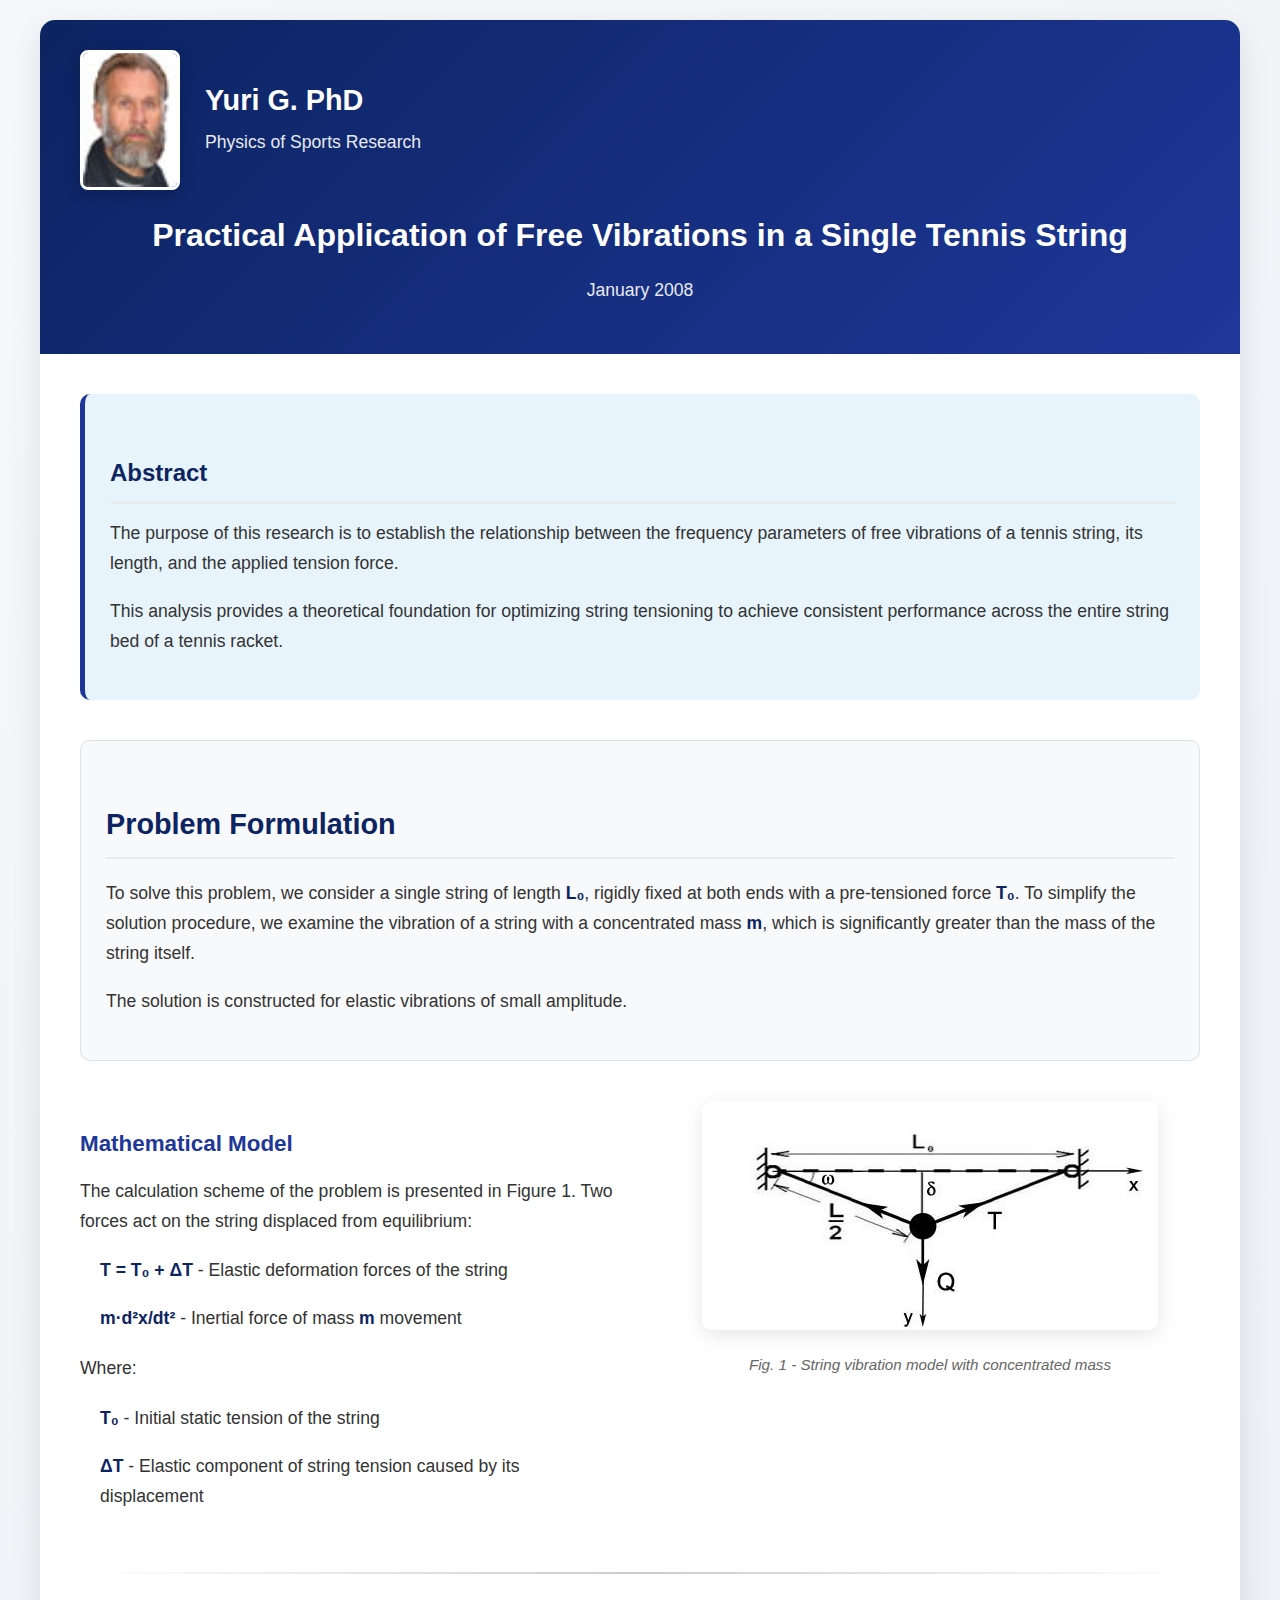
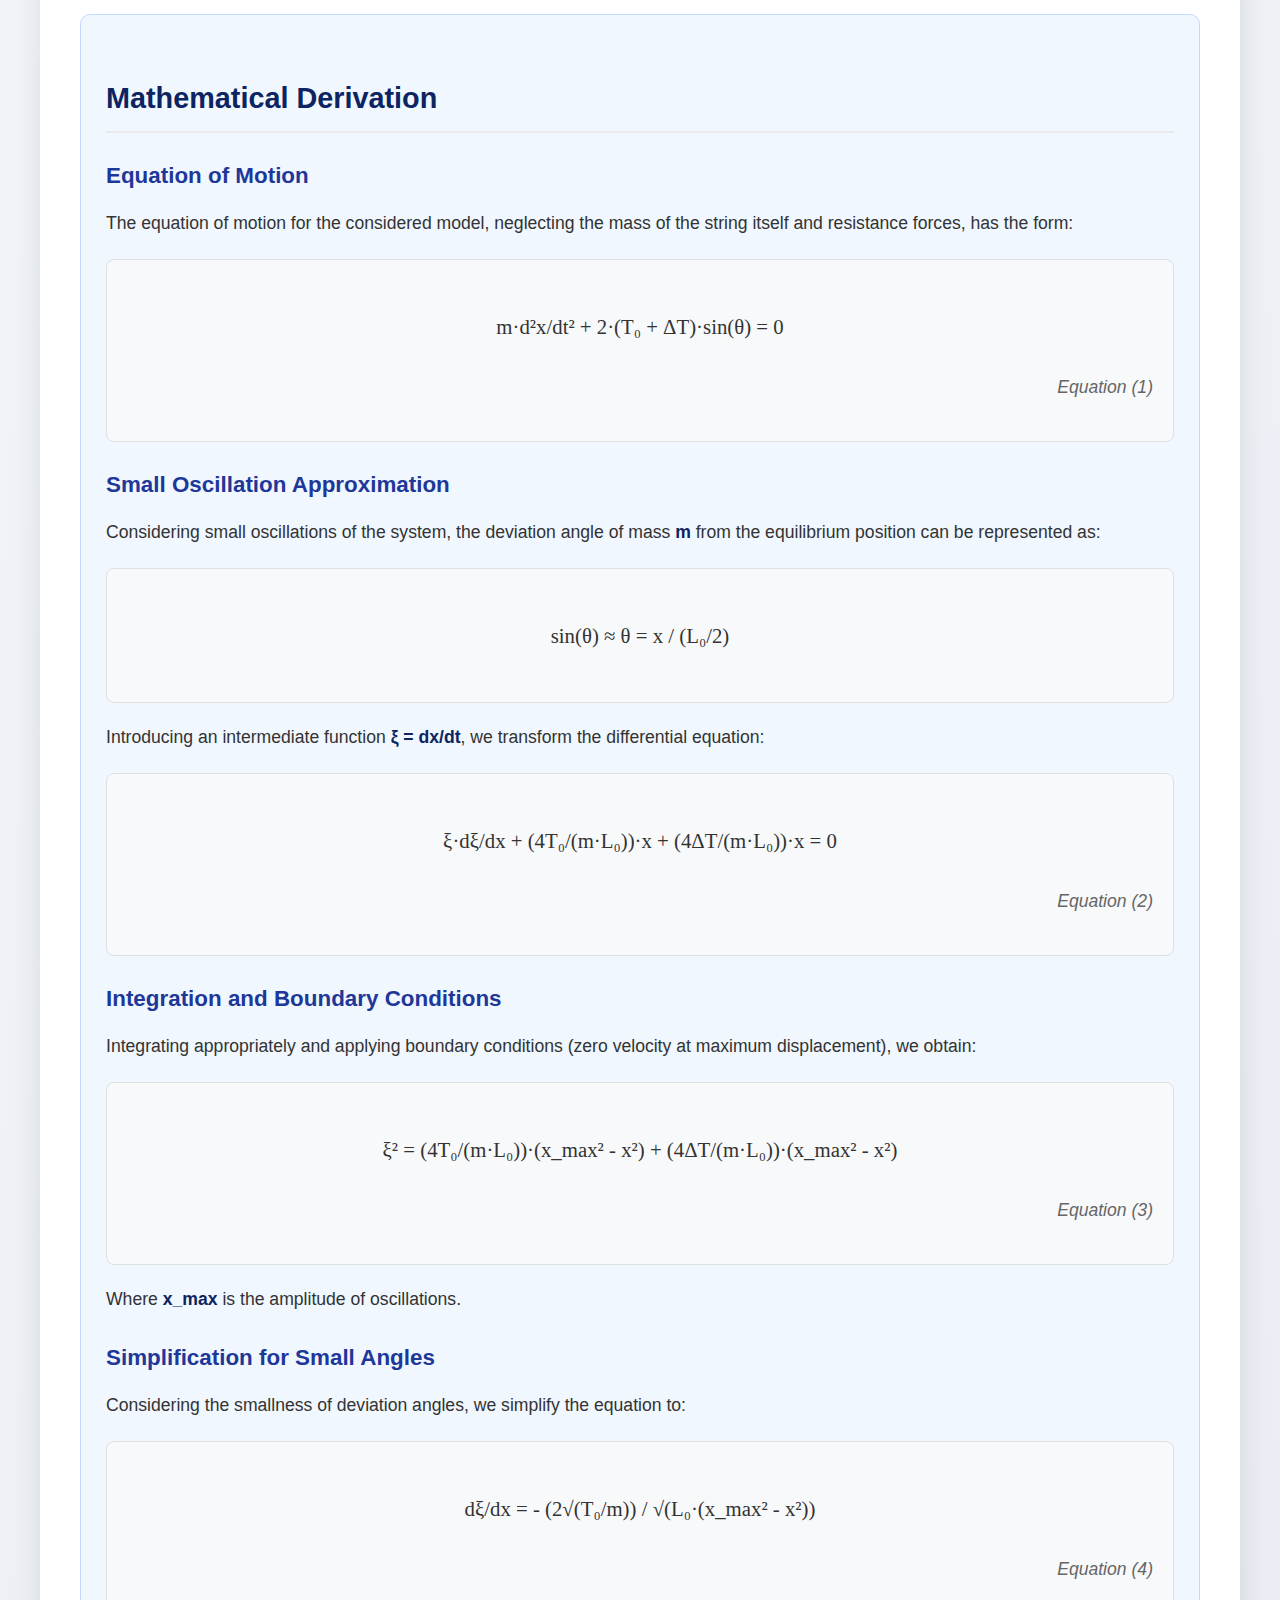
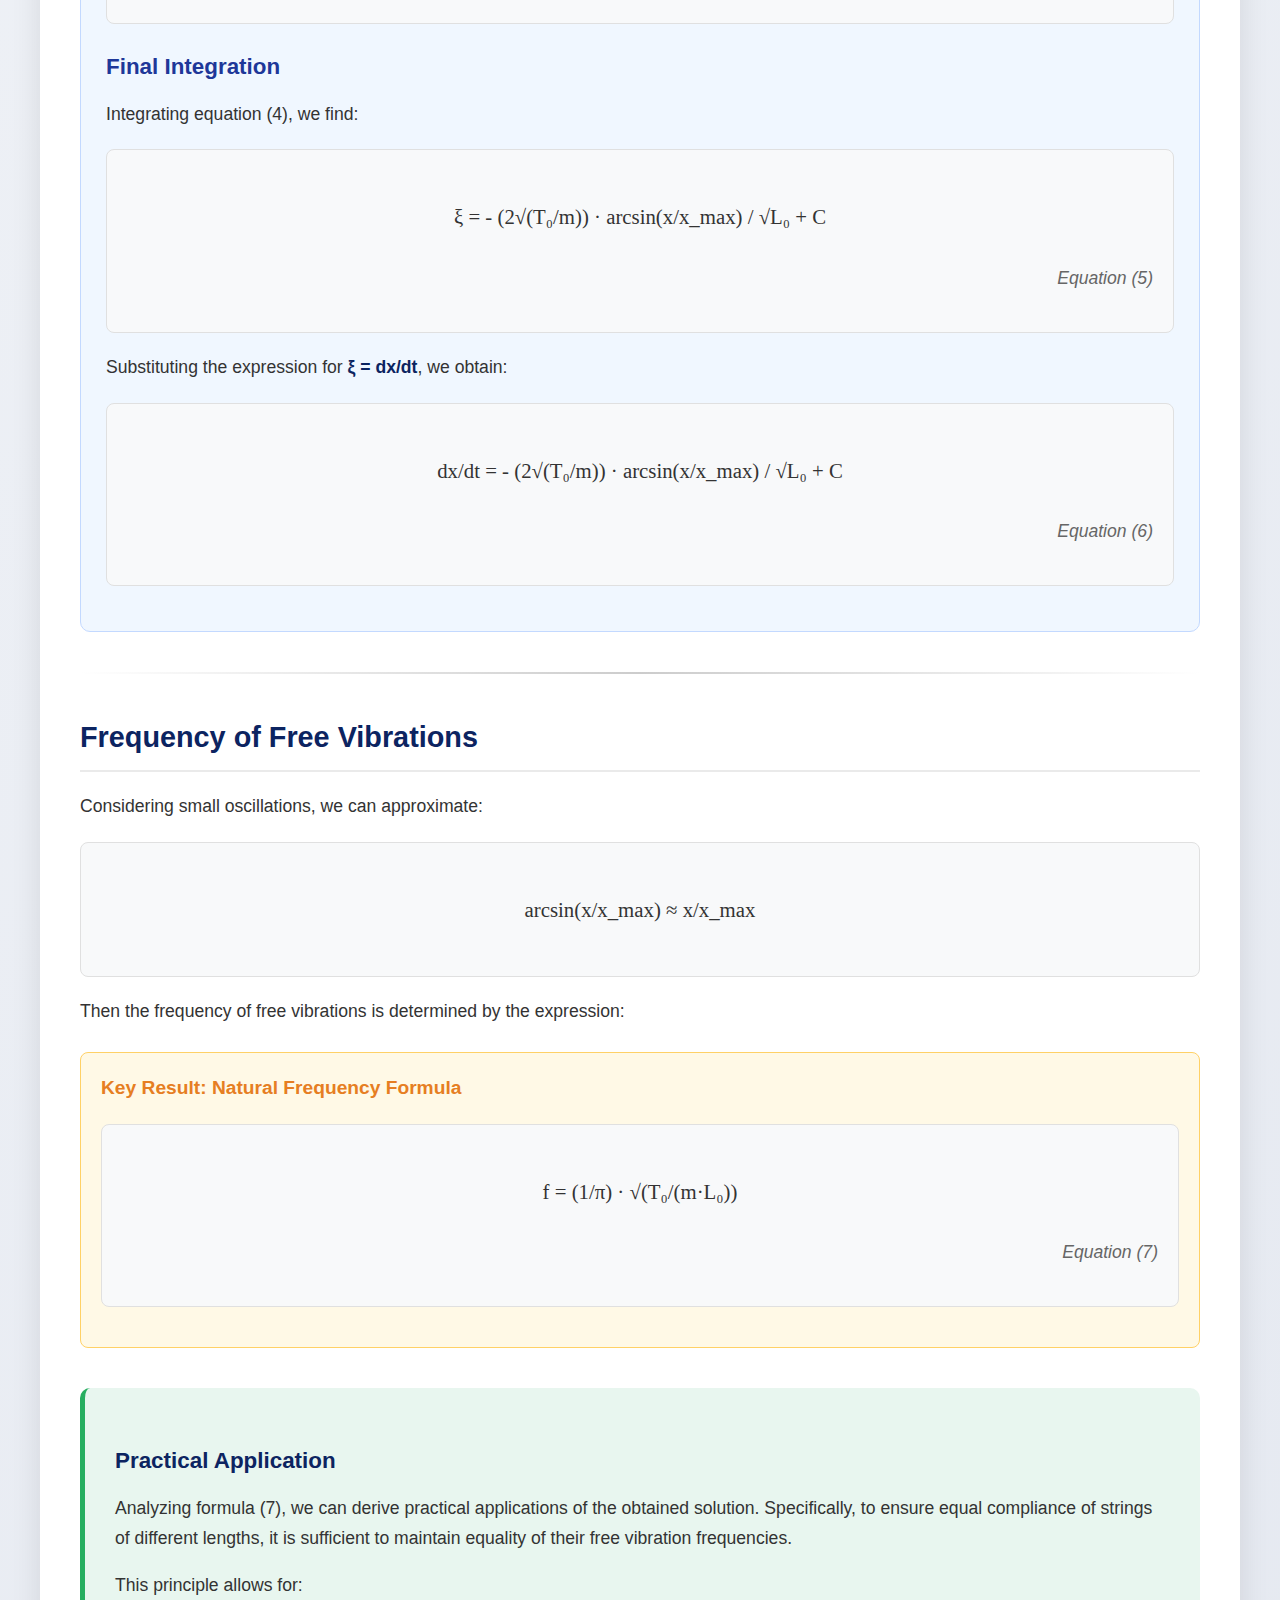
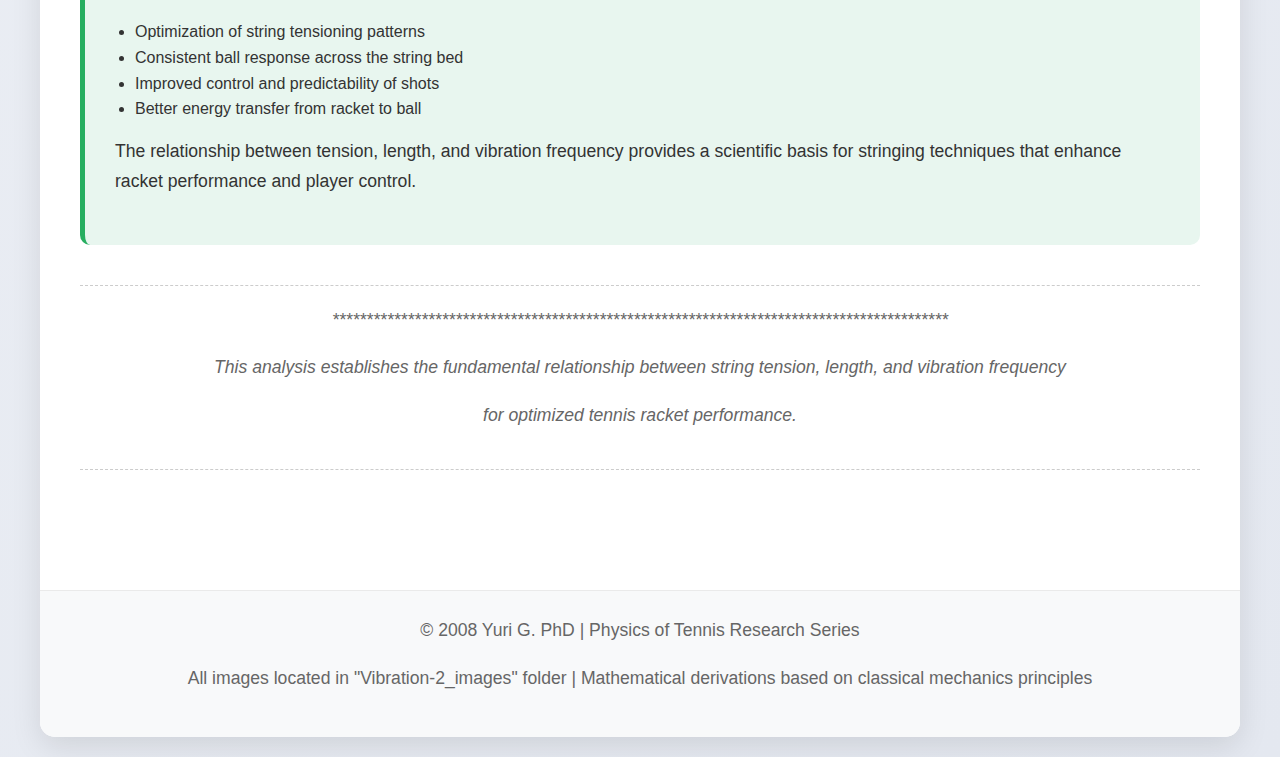
<file: Tennis_theory/free_vibration.html>
<!DOCTYPE html>
<html lang="en">
<head>
    <meta charset="UTF-8">
    <meta name="viewport" content="width=device-width, initial-scale=1.0">
    <title>Practical Application of Free Vibrations in a Single Tennis String</title>
    <style>
        * {
            margin: 0;
            padding: 0;
            box-sizing: border-box;
            font-family: 'Segoe UI', Tahoma, Geneva, Verdana, sans-serif;
        }
        
        body {
            background-color: #f8f9fa;
            color: #333;
            line-height: 1.6;
            padding: 20px;
            background: linear-gradient(135deg, #f5f7fa 0%, #e4e8f0 100%);
        }
        
        .container {
            max-width: 1200px;
            margin: 0 auto;
            background-color: white;
            border-radius: 15px;
            box-shadow: 0 10px 30px rgba(0, 0, 0, 0.1);
            overflow: hidden;
            padding: 0;
        }
        
        .header {
            background: linear-gradient(135deg, #0c2461, #1e3799);
            color: white;
            padding: 30px 40px;
            position: relative;
        }
        
        .author-section {
            display: flex;
            align-items: center;
            gap: 25px;
            margin-bottom: 20px;
        }
        
        .author-photo {
            width: 100px;
            height: 140px;
            border-radius: 8px;
            object-fit: cover;
            border: 3px solid white;
            box-shadow: 0 5px 15px rgba(0, 0, 0, 0.2);
        }
        
        .author-info {
            flex: 1;
        }
        
        .author-name {
            font-size: 1.8rem;
            font-weight: 700;
            margin-bottom: 5px;
        }
        
        .author-title {
            font-size: 1.1rem;
            opacity: 0.9;
            margin-bottom: 5px;
        }
        
        .paper-title {
            font-size: 2rem;
            font-weight: 700;
            margin: 15px 0;
            text-align: center;
            color: white;
        }
        
        .paper-date {
            text-align: center;
            font-size: 1.1rem;
            opacity: 0.9;
            margin-top: 10px;
        }
        
        .content {
            padding: 40px;
        }
        
        .abstract {
            background-color: #e8f4fc;
            padding: 25px;
            border-radius: 10px;
            margin-bottom: 40px;
            border-left: 5px solid #1e3799;
        }
        
        .abstract h2 {
            color: #0c2461;
            margin-bottom: 15px;
            font-size: 1.5rem;
        }
        
        .abstract p {
            font-size: 1.1rem;
            line-height: 1.7;
        }
        
        h2 {
            color: #0c2461;
            font-size: 1.8rem;
            margin: 35px 0 20px;
            padding-bottom: 10px;
            border-bottom: 2px solid #eaeaea;
        }
        
        h3 {
            color: #1e3799;
            font-size: 1.4rem;
            margin: 25px 0 15px;
        }
        
        p {
            margin-bottom: 18px;
            font-size: 1.1rem;
            line-height: 1.7;
        }
        
        .problem-statement {
            background-color: #f8f9fa;
            padding: 25px;
            border-radius: 10px;
            margin: 25px 0;
            border: 1px solid #e0e0e0;
        }
        
        .model-section {
            display: flex;
            flex-wrap: wrap;
            gap: 40px;
            margin: 40px 0;
        }
        
        .model-description {
            flex: 1;
            min-width: 300px;
        }
        
        .model-visual {
            flex: 1;
            min-width: 300px;
            text-align: center;
        }
        
        .model-image {
            max-width: 100%;
            border-radius: 10px;
            box-shadow: 0 5px 20px rgba(0, 0, 0, 0.1);
            margin-bottom: 15px;
        }
        
        .image-caption {
            font-size: 0.95rem;
            color: #666;
            font-style: italic;
        }
        
        .equation-container {
            background-color: #f8f9fa;
            padding: 20px;
            border-radius: 8px;
            margin: 20px 0;
            border: 1px solid #e0e0e0;
            overflow-x: auto;
        }
        
        .equation {
            font-family: 'Cambria Math', 'Times New Roman', serif;
            font-size: 1.3rem;
            text-align: center;
            padding: 15px 0;
            margin: 15px 0;
        }
        
        .equation-number {
            color: #666;
            font-style: italic;
            text-align: right;
            margin-top: 5px;
        }
        
        .variable-definition {
            margin: 20px 0;
            padding-left: 20px;
        }
        
        .variable {
            font-weight: 600;
            color: #0c2461;
        }
        
        .derivation-section {
            margin: 40px 0;
            padding: 25px;
            background-color: #f0f7ff;
            border-radius: 10px;
            border: 1px solid #c3d9ff;
        }
        
        .conclusion {
            background-color: #e8f6ef;
            padding: 30px;
            border-radius: 10px;
            margin: 40px 0;
            border-left: 5px solid #27ae60;
        }
        
        .conclusion h3 {
            color: #0c2461;
            margin-bottom: 15px;
        }
        
        .key-result {
            background-color: #fff9e6;
            padding: 20px;
            border-radius: 8px;
            margin: 25px 0;
            border: 1px solid #ffd166;
        }
        
        .key-result h4 {
            color: #e67e22;
            margin-bottom: 10px;
            font-size: 1.2rem;
        }
        
        .footer {
            text-align: center;
            padding: 25px;
            color: #666;
            font-size: 0.95rem;
            border-top: 1px solid #eaeaea;
            margin-top: 40px;
            background-color: #f8f9fa;
        }
        
        .divider {
            height: 2px;
            background: linear-gradient(to right, transparent, #ccc, transparent);
            margin: 40px 0;
        }
        
        @media (max-width: 768px) {
            .author-section {
                flex-direction: column;
                text-align: center;
            }
            
            .header, .content {
                padding: 20px;
            }
            
            .model-section {
                flex-direction: column;
            }
            
            .paper-title {
                font-size: 1.6rem;
            }
        }
    </style>
</head>
<body>
    <div class="container">
        <div class="header">
            <div class="author-section">
                <img src="./Vibration-2_images/Yuri-CityWalk-70.jpg" alt="Yuri G. PhD" class="author-photo">
                <div class="author-info">
                    <h1 class="author-name">Yuri G. PhD</h1>
                    <p class="author-title">Physics of Sports Research</p>
                </div>
            </div>
            
            <h1 class="paper-title">Practical Application of Free Vibrations in a Single Tennis String</h1>
            <p class="paper-date">January 2008</p>
        </div>
        
        <div class="content">
            <div class="abstract">
                <h2>Abstract</h2>
                <p>The purpose of this research is to establish the relationship between the frequency parameters of free vibrations of a tennis string, its length, and the applied tension force.</p>
                <p>This analysis provides a theoretical foundation for optimizing string tensioning to achieve consistent performance across the entire string bed of a tennis racket.</p>
            </div>
            
            <div class="problem-statement">
                <h2>Problem Formulation</h2>
                <p>To solve this problem, we consider a single string of length <span class="variable">L₀</span>, rigidly fixed at both ends with a pre-tensioned force <span class="variable">T₀</span>. To simplify the solution procedure, we examine the vibration of a string with a concentrated mass <span class="variable">m</span>, which is significantly greater than the mass of the string itself.</p>
                <p>The solution is constructed for elastic vibrations of small amplitude.</p>
            </div>
            
            <div class="model-section">
                <div class="model-description">
                    <h3>Mathematical Model</h3>
                    <p>The calculation scheme of the problem is presented in Figure 1. Two forces act on the string displaced from equilibrium:</p>
                    
                    <div class="variable-definition">
                        <p><span class="variable">T = T₀ + ΔT</span> - Elastic deformation forces of the string</p>
                        <p><span class="variable">m·d²x/dt²</span> - Inertial force of mass <span class="variable">m</span> movement</p>
                    </div>
                    
                    <p>Where:</p>
                    <div class="variable-definition">
                        <p><span class="variable">T₀</span> - Initial static tension of the string</p>
                        <p><span class="variable">ΔT</span> - Elastic component of string tension caused by its displacement</p>
                    </div>
                </div>
                
                <div class="model-visual">
                    <img src="./Vibration-2_images/IMG0005_8106671.JPG" alt="String vibration model" class="model-image">
                    <p class="image-caption">Fig. 1 - String vibration model with concentrated mass</p>
                </div>
            </div>
            
            <div class="divider"></div>
            
            <div class="derivation-section">
                <h2>Mathematical Derivation</h2>
                
                <h3>Equation of Motion</h3>
                <p>The equation of motion for the considered model, neglecting the mass of the string itself and resistance forces, has the form:</p>
                
                <div class="equation-container">
                    <div class="equation">
                        m·d²x/dt² + 2·(T₀ + ΔT)·sin(θ) = 0
                    </div>
                    <p class="equation-number">Equation (1)</p>
                </div>
                
                <h3>Small Oscillation Approximation</h3>
                <p>Considering small oscillations of the system, the deviation angle of mass <span class="variable">m</span> from the equilibrium position can be represented as:</p>
                
                <div class="equation-container">
                    <div class="equation">
                        sin(θ) ≈ θ = x / (L₀/2)
                    </div>
                </div>
                
                <p>Introducing an intermediate function <span class="variable">ξ = dx/dt</span>, we transform the differential equation:</p>
                
                <div class="equation-container">
                    <div class="equation">
                        ξ·dξ/dx + (4T₀/(m·L₀))·x + (4ΔT/(m·L₀))·x = 0
                    </div>
                    <p class="equation-number">Equation (2)</p>
                </div>
                
                <h3>Integration and Boundary Conditions</h3>
                <p>Integrating appropriately and applying boundary conditions (zero velocity at maximum displacement), we obtain:</p>
                
                <div class="equation-container">
                    <div class="equation">
                        ξ² = (4T₀/(m·L₀))·(x_max² - x²) + (4ΔT/(m·L₀))·(x_max² - x²)
                    </div>
                    <p class="equation-number">Equation (3)</p>
                </div>
                
                <p>Where <span class="variable">x_max</span> is the amplitude of oscillations.</p>
                
                <h3>Simplification for Small Angles</h3>
                <p>Considering the smallness of deviation angles, we simplify the equation to:</p>
                
                <div class="equation-container">
                    <div class="equation">
                        dξ/dx = - (2√(T₀/m)) / √(L₀·(x_max² - x²))
                    </div>
                    <p class="equation-number">Equation (4)</p>
                </div>
                
                <h3>Final Integration</h3>
                <p>Integrating equation (4), we find:</p>
                
                <div class="equation-container">
                    <div class="equation">
                        ξ = - (2√(T₀/m)) · arcsin(x/x_max) / √L₀ + C
                    </div>
                    <p class="equation-number">Equation (5)</p>
                </div>
                
                <p>Substituting the expression for <span class="variable">ξ = dx/dt</span>, we obtain:</p>
                
                <div class="equation-container">
                    <div class="equation">
                        dx/dt = - (2√(T₀/m)) · arcsin(x/x_max) / √L₀ + C
                    </div>
                    <p class="equation-number">Equation (6)</p>
                </div>
            </div>
            
            <div class="divider"></div>
            
            <h2>Frequency of Free Vibrations</h2>
            
            <p>Considering small oscillations, we can approximate:</p>
            
            <div class="equation-container">
                <div class="equation">
                    arcsin(x/x_max) ≈ x/x_max
                </div>
            </div>
            
            <p>Then the frequency of free vibrations is determined by the expression:</p>
            
            <div class="key-result">
                <h4>Key Result: Natural Frequency Formula</h4>
                <div class="equation-container">
                    <div class="equation">
                        f = (1/π) · √(T₀/(m·L₀))
                    </div>
                    <p class="equation-number">Equation (7)</p>
                </div>
            </div>
            
            <div class="conclusion">
                <h3>Practical Application</h3>
                <p>Analyzing formula (7), we can derive practical applications of the obtained solution. Specifically, to ensure equal compliance of strings of different lengths, it is sufficient to maintain equality of their free vibration frequencies.</p>
                
                <p>This principle allows for:</p>
                <ul style="margin-left: 20px; margin-bottom: 15px;">
                    <li>Optimization of string tensioning patterns</li>
                    <li>Consistent ball response across the string bed</li>
                    <li>Improved control and predictability of shots</li>
                    <li>Better energy transfer from racket to ball</li>
                </ul>
                
                <p>The relationship between tension, length, and vibration frequency provides a scientific basis for stringing techniques that enhance racket performance and player control.</p>
            </div>
            
            <div style="text-align: center; margin: 40px 0; padding: 20px; border-top: 1px dashed #ccc; border-bottom: 1px dashed #ccc;">
                <p style="color: #666; font-style: italic;">******************************************************************************************</p>
                <p style="color: #666; font-style: italic;">This analysis establishes the fundamental relationship between string tension, length, and vibration frequency</p>
                <p style="color: #666; font-style: italic;">for optimized tennis racket performance.</p>
            </div>
        </div>
        
        <div class="footer">
            <p>© 2008 Yuri G. PhD | Physics of Tennis Research Series</p>
            <p>All images located in "Vibration-2_images" folder | Mathematical derivations based on classical mechanics principles</p>
        </div>
    </div>
</body>
</html>
</file>
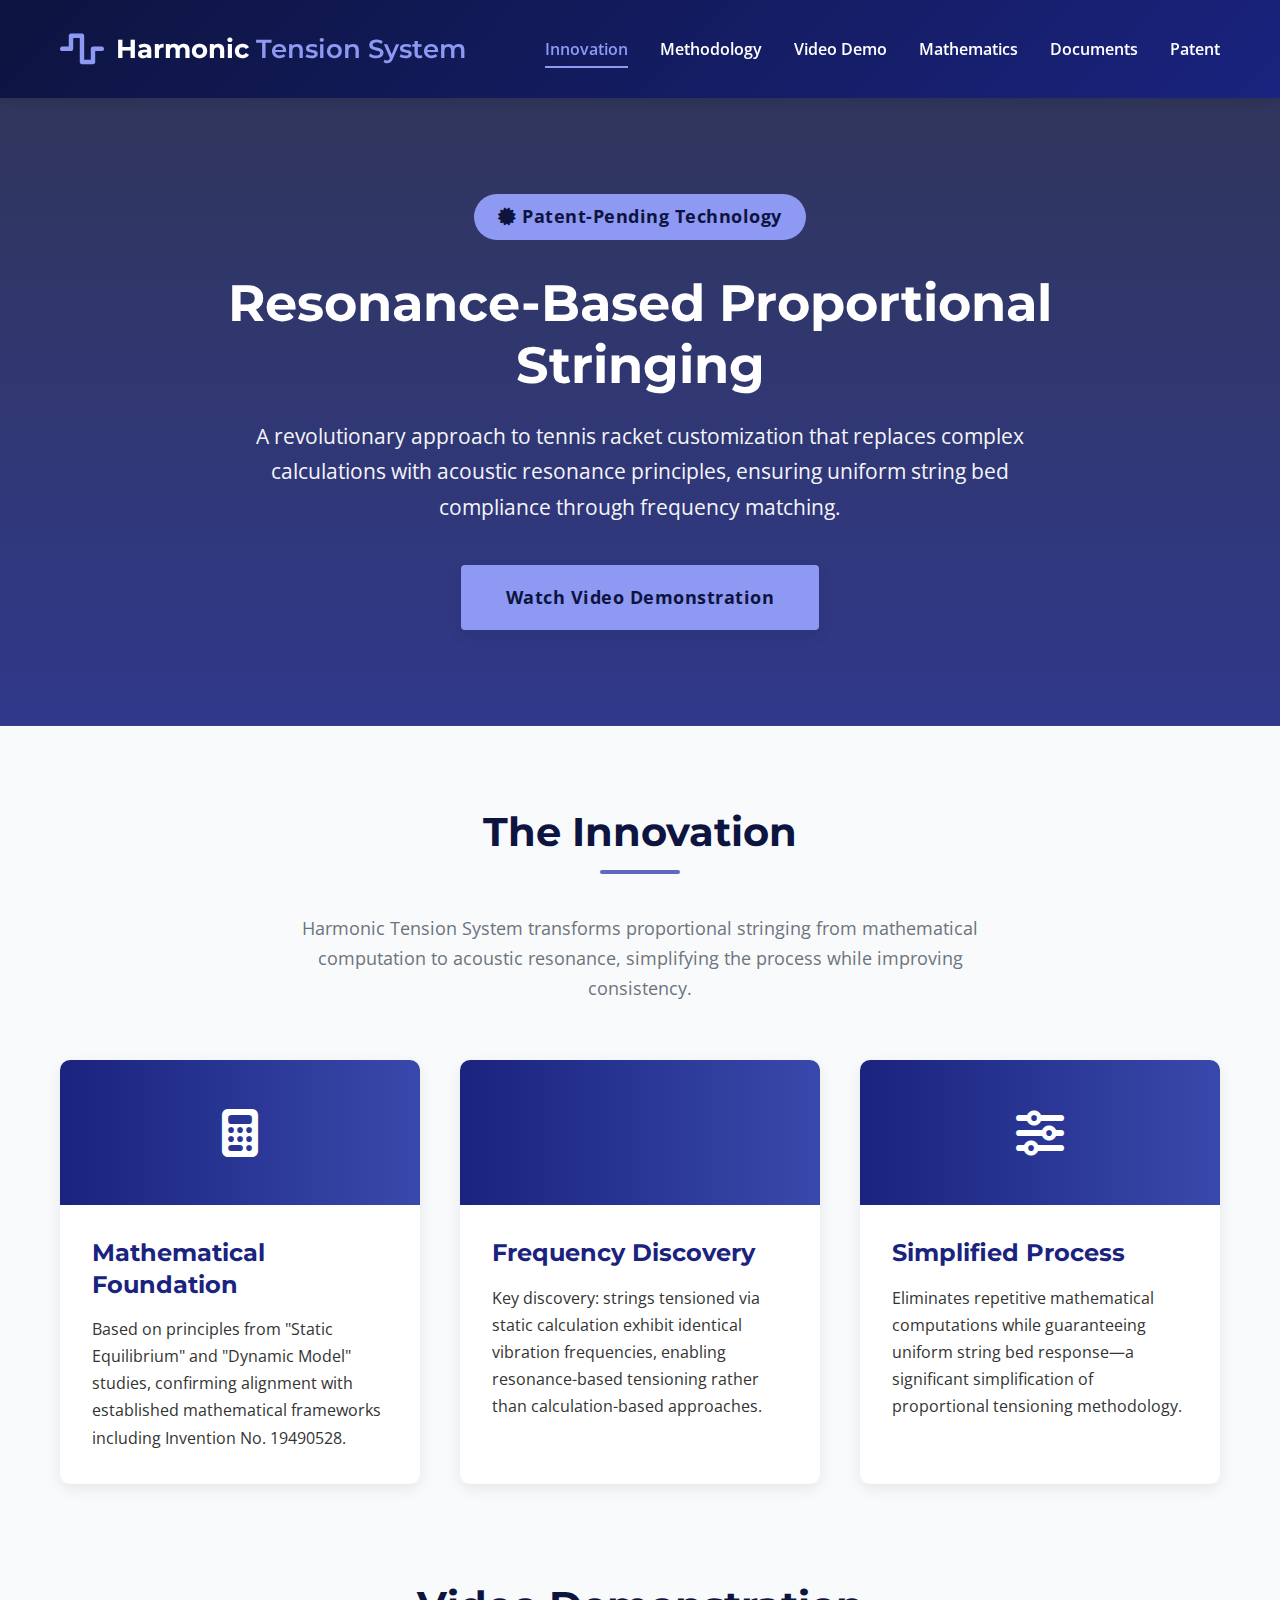
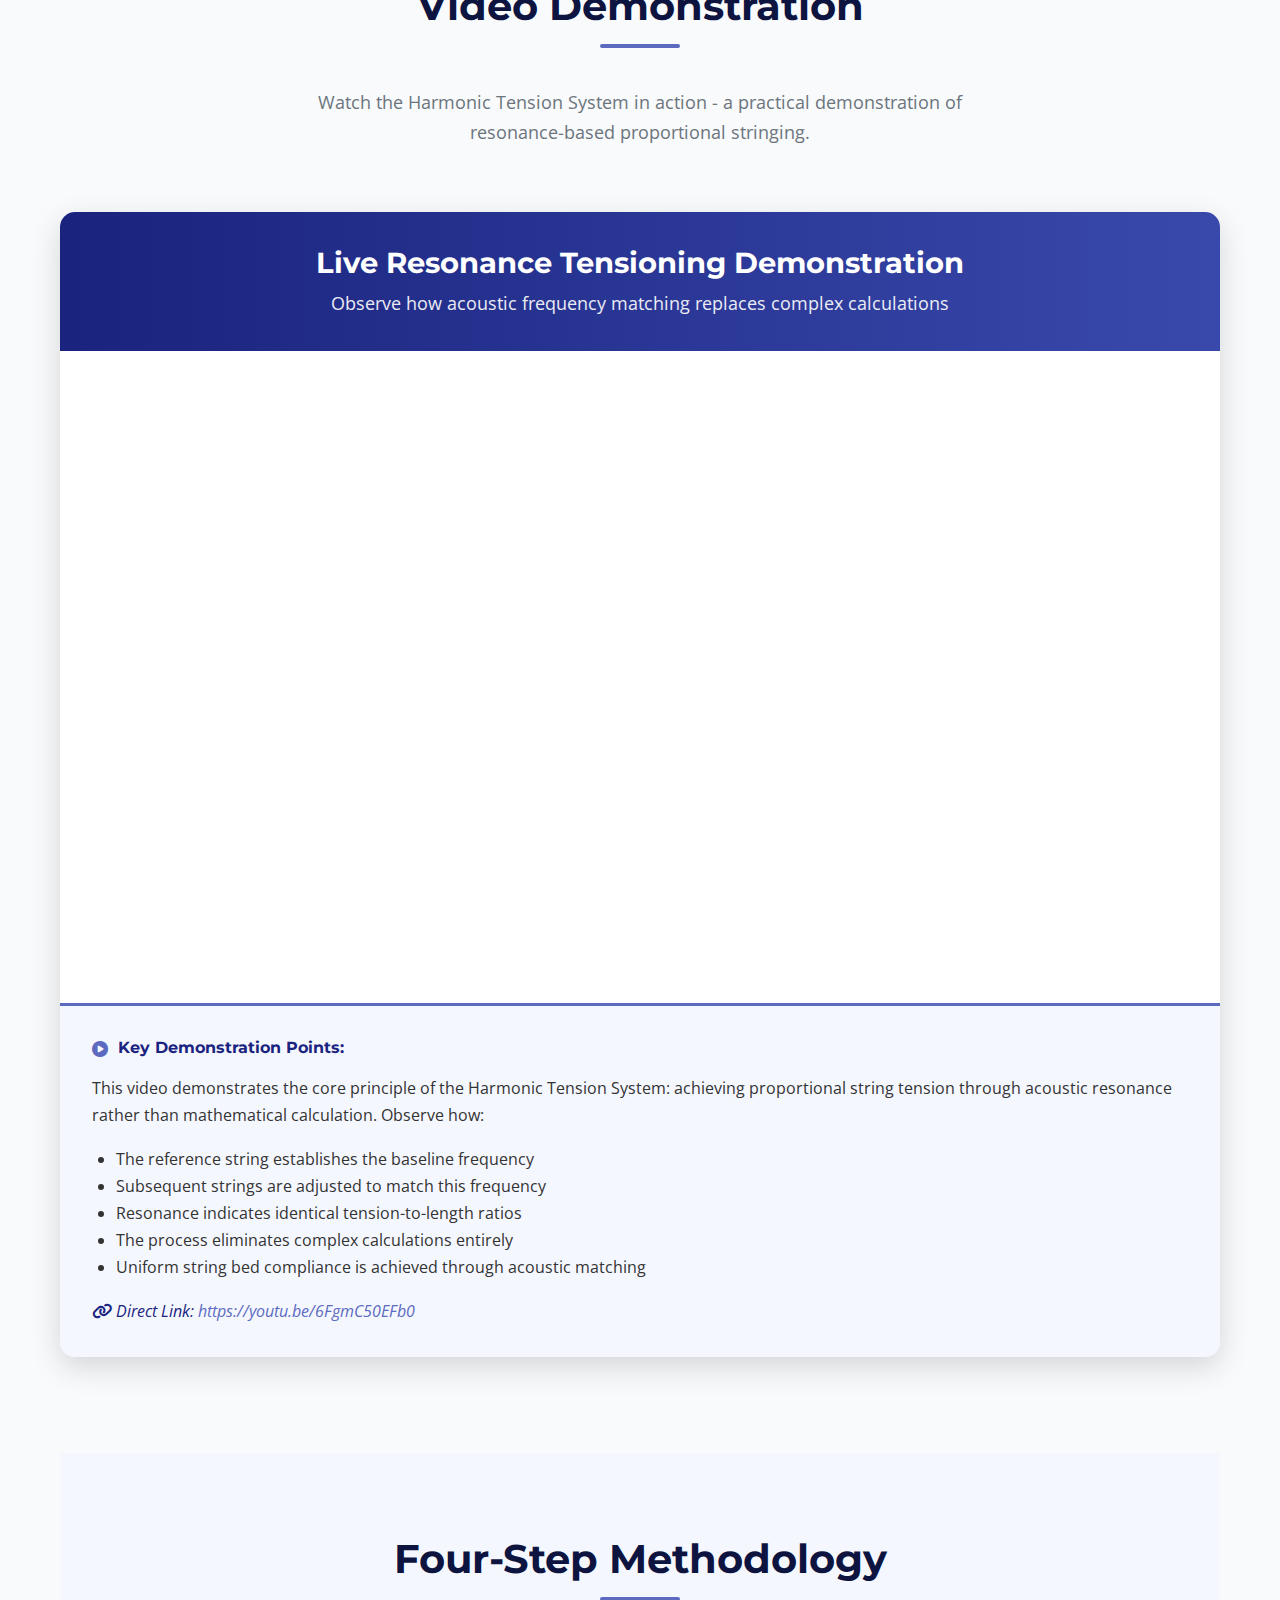
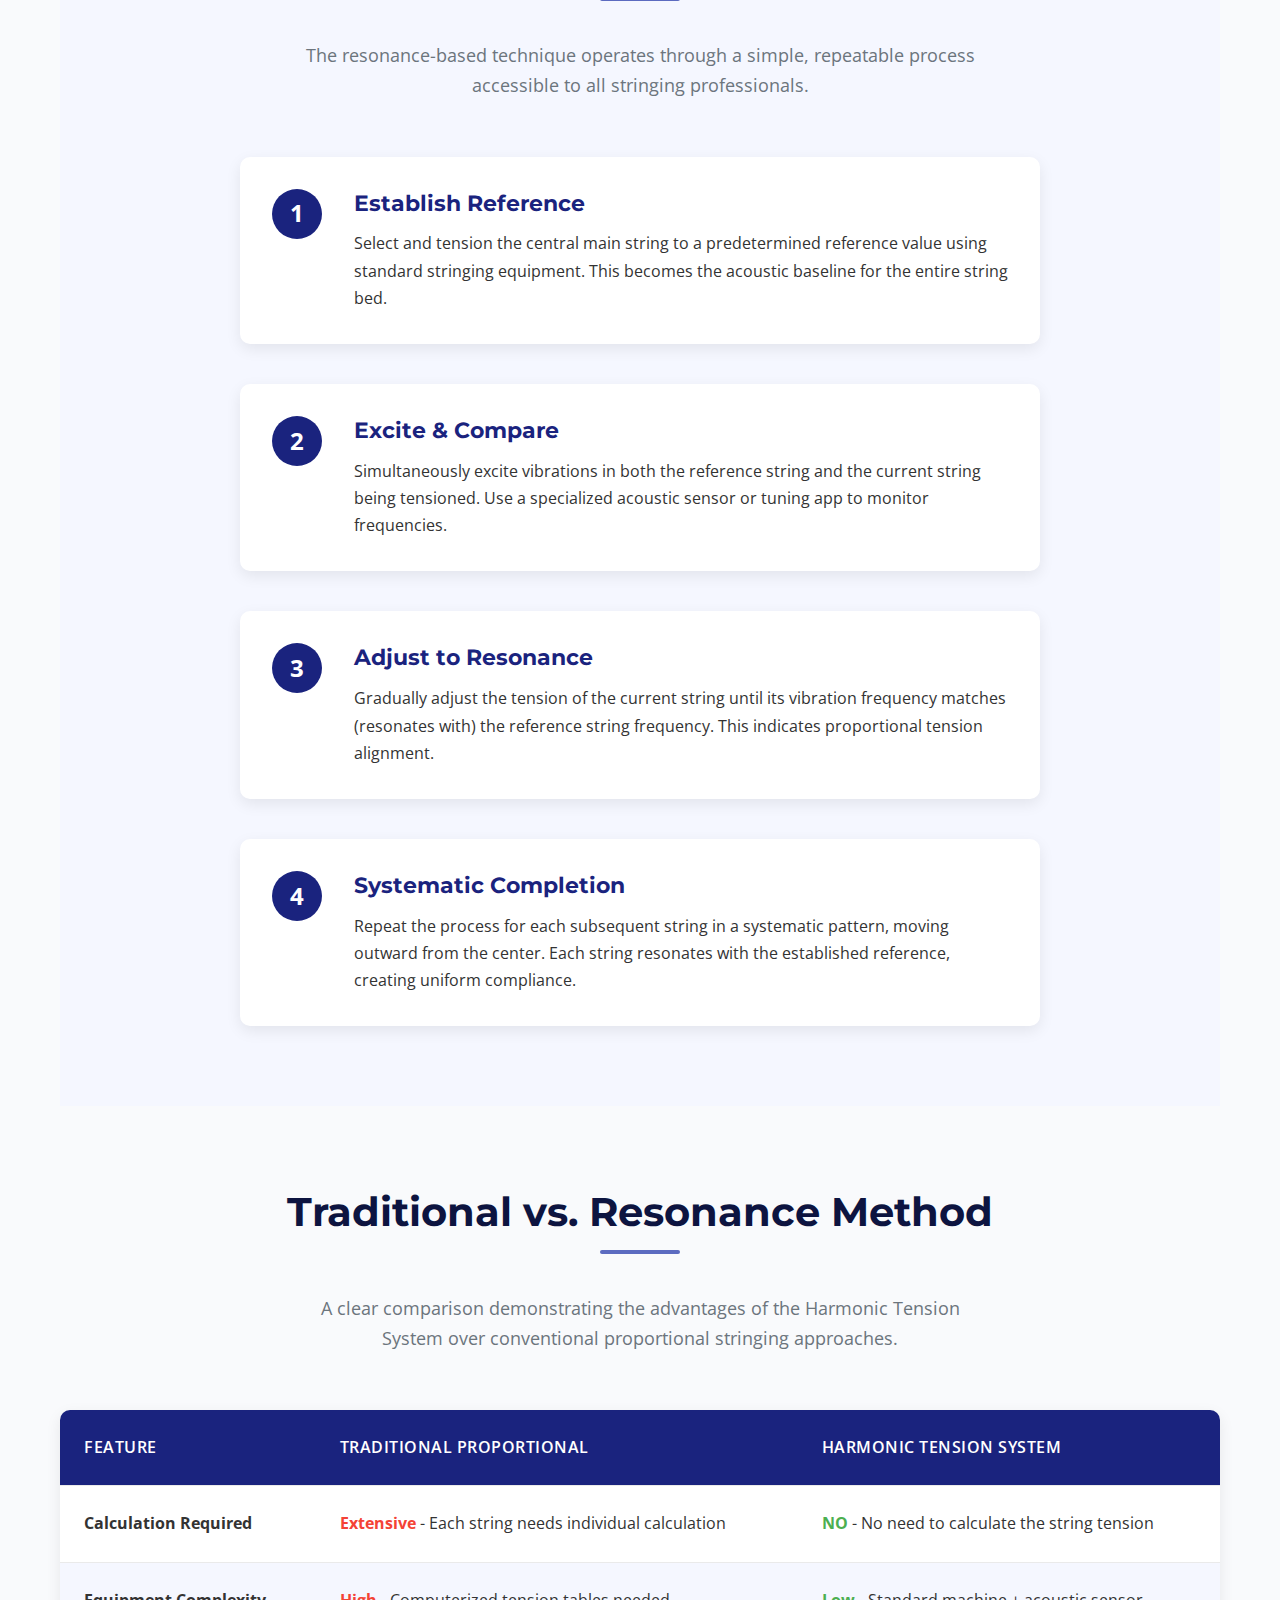
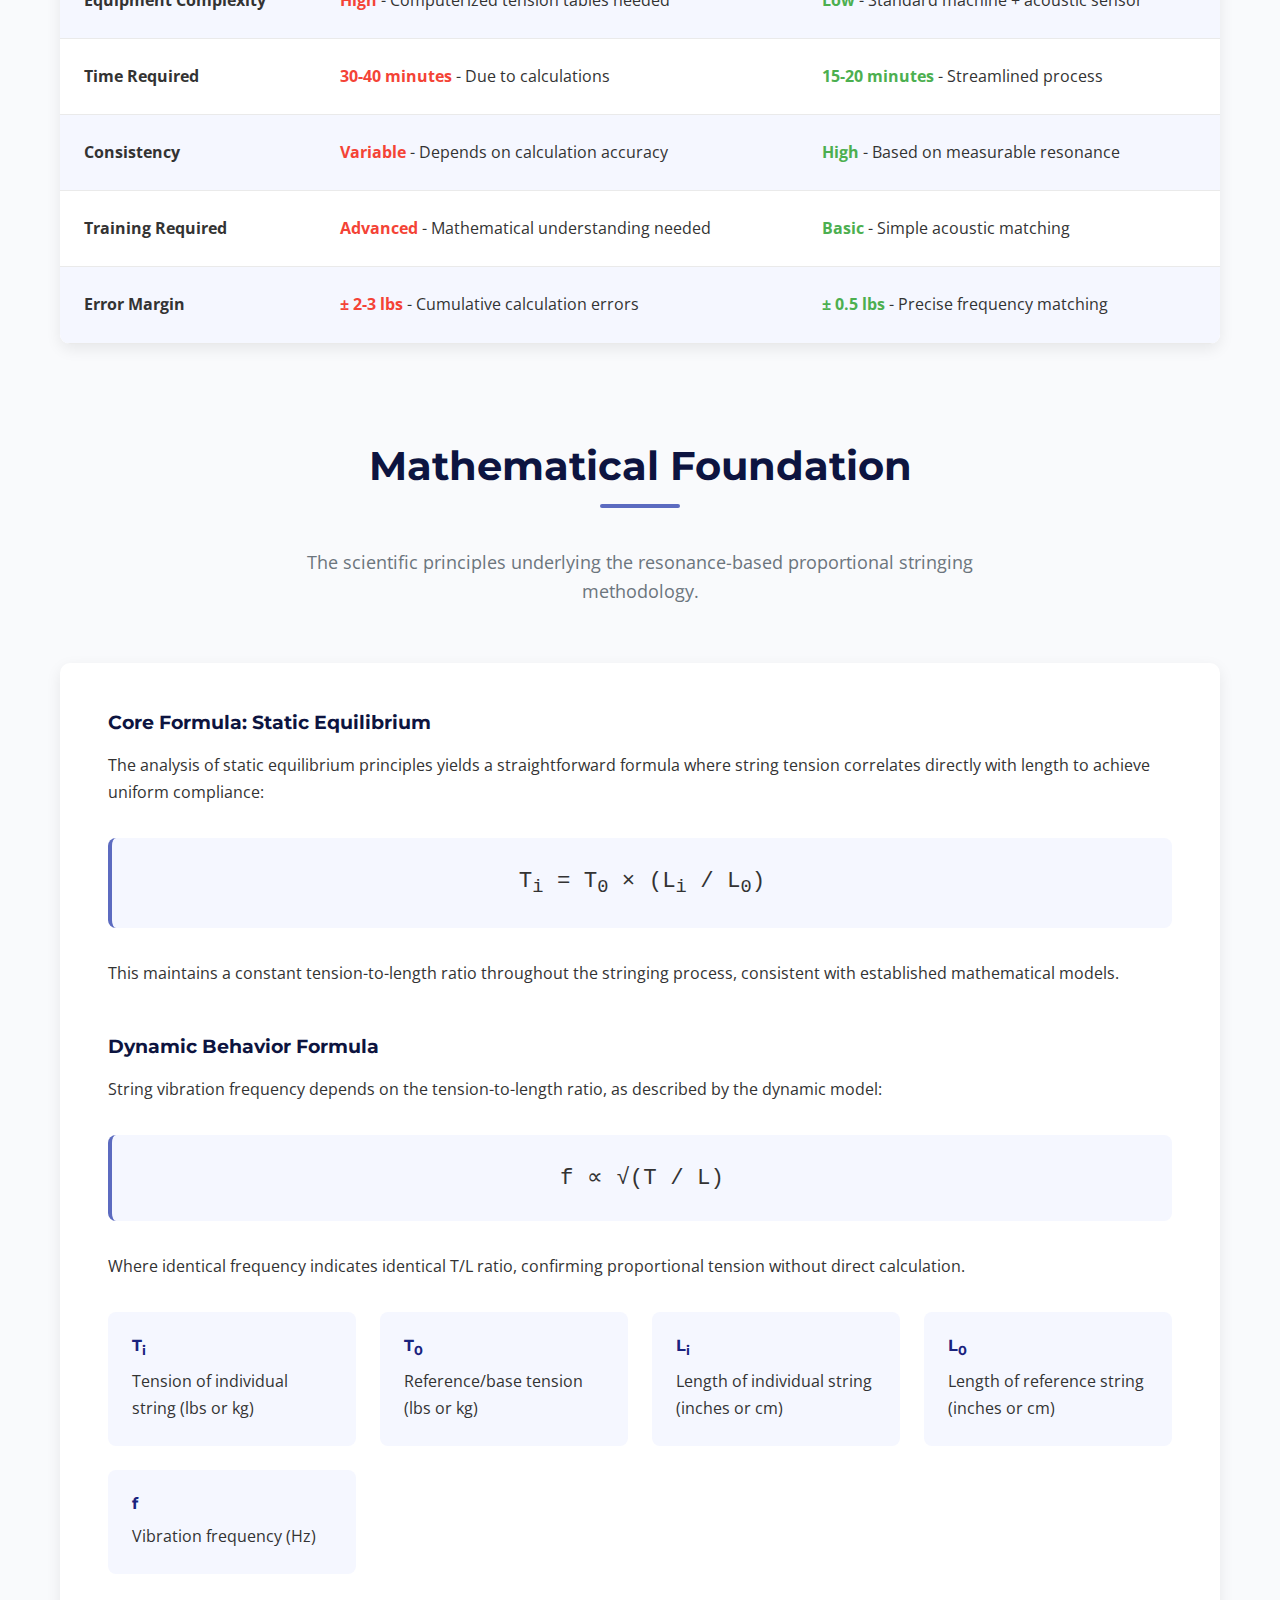
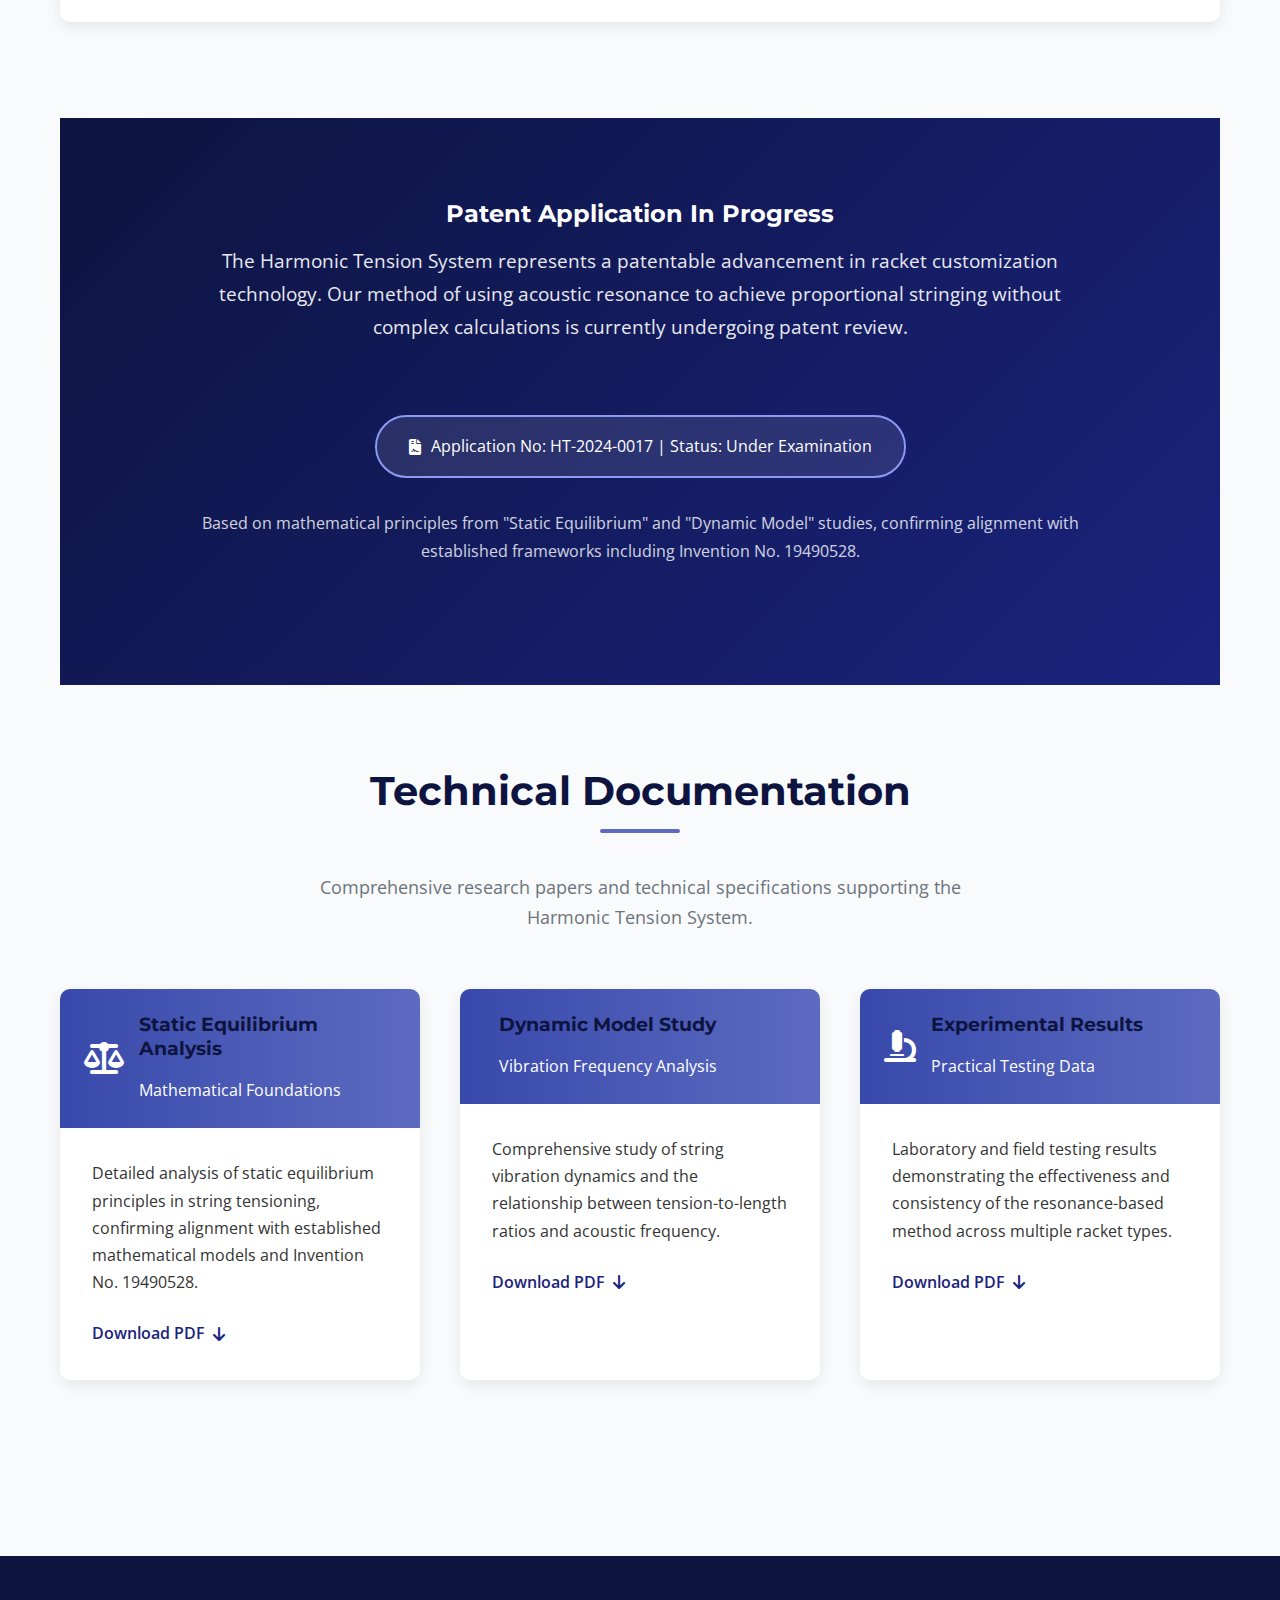
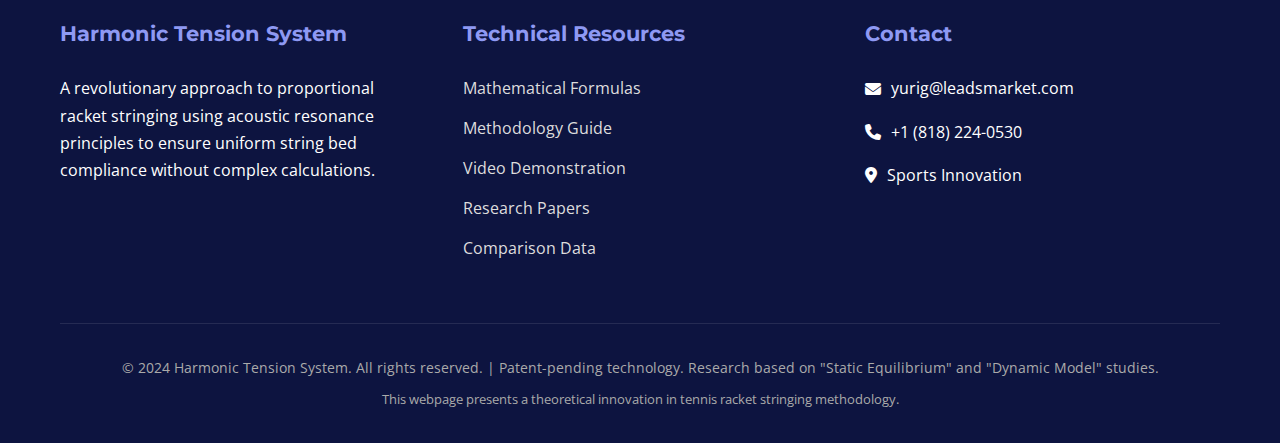
<file: Tennis_theory/invention.html>
﻿<!DOCTYPE html>
<html lang="en">
<head>
    <meta charset="UTF-8">
    <meta name="viewport" content="width=device-width, initial-scale=1.0">
    <title>Harmonic Tension System | Resonance-Based Racket Stringing</title>
    <link rel="stylesheet" href="https://cdnjs.cloudflare.com/ajax/libs/font-awesome/6.4.0/css/all.min.css">
    <link rel="stylesheet" href="https://fonts.googleapis.com/css2?family=Montserrat:wght@400;500;600;700&family=Open+Sans:wght@300;400;600&display=swap">
    <style>
        :root {
            --primary: #1a237e;
            --secondary: #3949ab;
            --accent: #5c6bc0;
            --highlight: #8e99f3;
            --dark: #0d1440;
            --light: #f5f7ff;
            --gray: #6c757d;
            --success: #4caf50;
            --transition: all 0.3s ease;
            --shadow: 0 5px 15px rgba(0, 0, 0, 0.08);
            --shadow-heavy: 0 10px 30px rgba(0, 0, 0, 0.15);
        }
        
        * {
            margin: 0;
            padding: 0;
            box-sizing: border-box;
        }
        
        body {
            font-family: 'Open Sans', sans-serif;
            color: #333;
            line-height: 1.7;
            background-color: #f9fafc;
        }
        
        h1, h2, h3, h4, h5, h6 {
            font-family: 'Montserrat', sans-serif;
            font-weight: 700;
            color: var(--dark);
            margin-bottom: 1rem;
            line-height: 1.3;
        }
        
        .container {
            width: 100%;
            max-width: 1200px;
            margin: 0 auto;
            padding: 0 20px;
        }
        
        /* Header & Navigation */
        header {
            background: linear-gradient(135deg, var(--dark) 0%, var(--primary) 100%);
            color: white;
            padding: 1.2rem 0;
            position: sticky;
            top: 0;
            z-index: 1000;
            box-shadow: 0 4px 12px rgba(0, 0, 0, 0.1);
        }
        
        .header-content {
            display: flex;
            justify-content: space-between;
            align-items: center;
        }
        
        .logo {
            display: flex;
            align-items: center;
            gap: 12px;
        }
        
        .logo-icon {
            color: var(--highlight);
            font-size: 2.2rem;
        }
        
        .logo-text h1 {
            font-size: 1.6rem;
            color: white;
            margin-bottom: 0;
        }
        
        .logo-text span {
            color: var(--highlight);
            font-weight: 600;
        }
        
        nav ul {
            display: flex;
            list-style: none;
            gap: 2rem;
        }
        
        nav a {
            color: white;
            text-decoration: none;
            font-weight: 600;
            font-size: 1rem;
            transition: var(--transition);
            padding: 0.5rem 0;
            position: relative;
        }
        
        nav a:hover {
            color: var(--highlight);
        }
        
        nav a.active {
            color: var(--highlight);
        }
        
        nav a.active::after {
            content: '';
            position: absolute;
            bottom: 0;
            left: 0;
            width: 100%;
            height: 2px;
            background-color: var(--highlight);
        }
        
        .mobile-menu-btn {
            display: none;
            background: none;
            border: none;
            color: white;
            font-size: 1.5rem;
            cursor: pointer;
        }
        
        /* Hero Section */
        .hero {
            background: linear-gradient(rgba(13, 20, 64, 0.85), rgba(26, 35, 126, 0.9)), 
                        url('https://images.unsplash.com/photo-1595435934247-5d33b7f92c70?ixlib=rb-4.0.3&auto=format&fit=crop&w=1920&q=80');
            background-size: cover;
            background-position: center;
            color: white;
            padding: 6rem 0;
            text-align: center;
        }
        
        .hero-content {
            max-width: 900px;
            margin: 0 auto;
        }
        
        .hero h2 {
            font-size: 3.2rem;
            margin-bottom: 1.5rem;
            color: white;
            line-height: 1.2;
        }
        
        .hero p {
            font-size: 1.3rem;
            margin-bottom: 2.5rem;
            opacity: 0.95;
            max-width: 800px;
            margin-left: auto;
            margin-right: auto;
        }
        
        .hero-badge {
            display: inline-block;
            background-color: var(--highlight);
            color: var(--dark);
            padding: 0.5rem 1.5rem;
            border-radius: 50px;
            font-weight: 700;
            font-size: 1.1rem;
            margin-bottom: 2rem;
            letter-spacing: 0.5px;
        }
        
        .cta-button {
            display: inline-block;
            background-color: var(--highlight);
            color: var(--dark);
            padding: 1.1rem 2.8rem;
            border-radius: 4px;
            text-decoration: none;
            font-weight: 700;
            font-size: 1.1rem;
            transition: var(--transition);
            border: none;
            cursor: pointer;
            box-shadow: var(--shadow);
            letter-spacing: 0.5px;
        }
        
        .cta-button:hover {
            background-color: white;
            transform: translateY(-5px);
            box-shadow: var(--shadow-heavy);
        }
        
        /* Main Content */
        .main-content {
            padding: 5rem 0;
        }
        
        .section {
            margin-bottom: 6rem;
        }
        
        .section-title {
            text-align: center;
            margin-bottom: 3.5rem;
            position: relative;
        }
        
        .section-title h2 {
            font-size: 2.5rem;
            position: relative;
            display: inline-block;
            padding-bottom: 1rem;
        }
        
        .section-title h2::after {
            content: '';
            position: absolute;
            bottom: 0;
            left: 50%;
            transform: translateX(-50%);
            width: 80px;
            height: 4px;
            background-color: var(--accent);
            border-radius: 2px;
        }
        
        .section-title p {
            color: var(--gray);
            max-width: 700px;
            margin: 1.5rem auto 0;
            font-size: 1.1rem;
        }
        
        /* Video Demonstration Section */
        .video-demonstration {
            background-color: white;
            border-radius: 15px;
            overflow: hidden;
            box-shadow: var(--shadow-heavy);
            margin: 4rem 0;
            padding: 0;
        }
        
        .video-header {
            background: linear-gradient(to right, var(--primary), var(--secondary));
            color: white;
            padding: 2rem;
            text-align: center;
        }
        
        .video-header h3 {
            color: white;
            font-size: 1.8rem;
            margin-bottom: 0.5rem;
        }
        
        .video-header p {
            opacity: 0.9;
            font-size: 1.1rem;
        }
        
        .video-container {
            position: relative;
            width: 100%;
            padding-bottom: 56.25%; /* 16:9 Aspect Ratio */
            height: 0;
            overflow: hidden;
        }
        
        .video-container iframe {
            position: absolute;
            top: 0;
            left: 0;
            width: 100%;
            height: 100%;
            border: none;
        }
        
        .video-fallback {
            position: absolute;
            top: 0;
            left: 0;
            width: 100%;
            height: 100%;
            background: linear-gradient(135deg, var(--dark) 0%, var(--primary) 100%);
            display: flex;
            flex-direction: column;
            align-items: center;
            justify-content: center;
            color: white;
            text-align: center;
            padding: 2rem;
        }
        
        .video-fallback i {
            font-size: 4rem;
            margin-bottom: 1.5rem;
            color: var(--highlight);
        }
        
        .video-fallback h4 {
            color: white;
            margin-bottom: 1rem;
            font-size: 1.5rem;
        }
        
        .video-fallback a {
            display: inline-flex;
            align-items: center;
            gap: 8px;
            background-color: var(--highlight);
            color: var(--dark);
            padding: 0.8rem 1.5rem;
            border-radius: 4px;
            text-decoration: none;
            font-weight: 600;
            margin-top: 1rem;
            transition: var(--transition);
        }
        
        .video-fallback a:hover {
            background-color: white;
            transform: translateY(-3px);
        }
        
        .video-caption {
            padding: 2rem;
            background-color: var(--light);
            border-top: 3px solid var(--accent);
        }
        
        .video-caption h4 {
            color: var(--primary);
            margin-bottom: 1rem;
            display: flex;
            align-items: center;
            gap: 10px;
        }
        
        .video-caption h4 i {
            color: var(--accent);
        }
        
        /* Innovation Section */
        .innovation-grid {
            display: grid;
            grid-template-columns: repeat(auto-fit, minmax(300px, 1fr));
            gap: 2.5rem;
            margin-top: 3rem;
        }
        
        .innovation-card {
            background: white;
            border-radius: 10px;
            overflow: hidden;
            box-shadow: var(--shadow);
            transition: var(--transition);
            height: 100%;
        }
        
        .innovation-card:hover {
            transform: translateY(-10px);
            box-shadow: var(--shadow-heavy);
        }
        
        .innovation-icon {
            background: linear-gradient(to right, var(--primary), var(--secondary));
            color: white;
            padding: 2rem;
            text-align: center;
            font-size: 3rem;
        }
        
        .innovation-content {
            padding: 2rem;
        }
        
        .innovation-content h3 {
            font-size: 1.5rem;
            margin-bottom: 1rem;
            color: var(--primary);
        }
        
        /* Methodology Section */
        .methodology {
            background-color: var(--light);
            padding: 5rem 0;
            margin: 5rem 0;
        }
        
        .method-steps {
            display: flex;
            flex-direction: column;
            gap: 2.5rem;
            max-width: 800px;
            margin: 3rem auto 0;
        }
        
        .method-step {
            display: flex;
            align-items: flex-start;
            gap: 2rem;
            background: white;
            padding: 2rem;
            border-radius: 10px;
            box-shadow: var(--shadow);
        }
        
        .step-number {
            background: var(--primary);
            color: white;
            width: 50px;
            height: 50px;
            border-radius: 50%;
            display: flex;
            align-items: center;
            justify-content: center;
            font-size: 1.5rem;
            font-weight: 700;
            flex-shrink: 0;
        }
        
        .step-content h3 {
            font-size: 1.4rem;
            margin-bottom: 0.8rem;
            color: var(--primary);
        }
        
        /* Comparison Table */
        .comparison-table {
            overflow-x: auto;
            margin-top: 3rem;
            border-radius: 10px;
            box-shadow: var(--shadow);
        }
        
        table {
            width: 100%;
            border-collapse: collapse;
            background: white;
        }
        
        th, td {
            padding: 1.5rem;
            text-align: left;
            border-bottom: 1px solid #eaeaea;
        }
        
        th {
            background-color: var(--primary);
            color: white;
            font-weight: 600;
            text-transform: uppercase;
            letter-spacing: 0.5px;
        }
        
        tr:nth-child(even) {
            background-color: var(--light);
        }
        
        .check {
            color: var(--success);
            font-weight: bold;
        }
        
        .cross {
            color: #f44336;
            font-weight: bold;
        }
        
        /* Mathematical Foundation */
        .formula-container {
            background: white;
            padding: 3rem;
            border-radius: 10px;
            box-shadow: var(--shadow);
            margin-top: 3rem;
        }
        
        .formula {
            font-family: 'Courier New', monospace;
            font-size: 1.4rem;
            background-color: var(--light);
            padding: 1.5rem;
            border-radius: 8px;
            text-align: center;
            margin: 2rem 0;
            border-left: 4px solid var(--accent);
        }
        
        .formula-variables {
            display: grid;
            grid-template-columns: repeat(auto-fit, minmax(200px, 1fr));
            gap: 1.5rem;
            margin-top: 2rem;
        }
        
        .variable {
            padding: 1.5rem;
            background: var(--light);
            border-radius: 8px;
        }
        
        .variable h4 {
            color: var(--primary);
            margin-bottom: 0.5rem;
        }
        
        /* Patent Section */
        .patent-section {
            background: linear-gradient(135deg, var(--dark) 0%, var(--primary) 100%);
            color: white;
            padding: 5rem 0;
            margin: 5rem 0;
        }
        
        .patent-content {
            max-width: 900px;
            margin: 0 auto;
            text-align: center;
        }
        
        .patent-content h2 {
            color: white;
        }
        
        .patent-content p {
            font-size: 1.2rem;
            opacity: 0.9;
            margin-bottom: 2.5rem;
        }
        
        .patent-badge {
            display: inline-flex;
            align-items: center;
            gap: 10px;
            background: rgba(255, 255, 255, 0.1);
            padding: 1rem 2rem;
            border-radius: 50px;
            margin-top: 2rem;
            border: 2px solid var(--highlight);
        }
        
        /* Documents Section */
        .documents-grid {
            display: grid;
            grid-template-columns: repeat(auto-fill, minmax(300px, 1fr));
            gap: 2.5rem;
            margin-top: 3rem;
        }
        
        .document-card {
            background: white;
            border-radius: 10px;
            overflow: hidden;
            box-shadow: var(--shadow);
            transition: var(--transition);
            height: 100%;
        }
        
        .document-card:hover {
            transform: translateY(-10px);
            box-shadow: var(--shadow-heavy);
        }
        
        .document-header {
            background: linear-gradient(to right, var(--secondary), var(--accent));
            color: white;
            padding: 1.5rem;
            display: flex;
            align-items: center;
            gap: 15px;
        }
        
        .document-icon {
            font-size: 2rem;
        }
        
        .document-body {
            padding: 2rem;
        }
        
        .document-body h3 {
            font-size: 1.4rem;
            margin-bottom: 1rem;
            color: var(--primary);
        }
        
        .document-link {
            display: inline-flex;
            align-items: center;
            gap: 8px;
            color: var(--primary);
            text-decoration: none;
            font-weight: 600;
            transition: var(--transition);
            margin-top: 1.5rem;
        }
        
        .document-link:hover {
            color: var(--accent);
            gap: 12px;
        }
        
        /* Footer */
        footer {
            background-color: var(--dark);
            color: white;
            padding: 4rem 0 2rem;
        }
        
        .footer-content {
            display: grid;
            grid-template-columns: repeat(auto-fit, minmax(200px, 1fr));
            gap: 3rem;
            margin-bottom: 3rem;
        }
        
        .footer-column h3 {
            font-size: 1.3rem;
            margin-bottom: 1.8rem;
            color: var(--highlight);
        }
        
        .footer-links {
            list-style: none;
        }
        
        .footer-links li {
            margin-bottom: 0.8rem;
        }
        
        .footer-links a {
            color: #ddd;
            text-decoration: none;
            transition: var(--transition);
        }
        
        .footer-links a:hover {
            color: var(--highlight);
            padding-left: 5px;
        }
        
        .contact-info {
            display: flex;
            flex-direction: column;
            gap: 1rem;
        }
        
        .contact-item {
            display: flex;
            align-items: center;
            gap: 10px;
        }
        
        .copyright {
            text-align: center;
            padding-top: 2rem;
            border-top: 1px solid rgba(255, 255, 255, 0.1);
            color: #aaa;
            font-size: 0.9rem;
        }
        
        /* Responsive Design */
        @media (max-width: 992px) {
            .hero h2 {
                font-size: 2.7rem;
            }
            
            .section-title h2 {
                font-size: 2.2rem;
            }
        }
        
        @media (max-width: 768px) {
            .mobile-menu-btn {
                display: block;
            }
            
            nav {
                position: fixed;
                top: 80px;
                left: 0;
                width: 100%;
                background-color: var(--dark);
                padding: 1.5rem;
                transform: translateY(-100%);
                opacity: 0;
                visibility: hidden;
                transition: var(--transition);
                box-shadow: 0 5px 10px rgba(0, 0, 0, 0.1);
            }
            
            nav.active {
                transform: translateY(0);
                opacity: 1;
                visibility: visible;
            }
            
            nav ul {
                flex-direction: column;
                gap: 0;
            }
            
            nav li {
                width: 100%;
            }
            
            nav a {
                display: block;
                padding: 1rem;
                border-bottom: 1px solid rgba(255, 255, 255, 0.1);
            }
            
            nav a.active::after {
                display: none;
            }
            
            .hero {
                padding: 4rem 0;
            }
            
            .hero h2 {
                font-size: 2.3rem;
            }
            
            .hero p {
                font-size: 1.1rem;
            }
            
            .method-step {
                flex-direction: column;
                gap: 1.5rem;
            }
            
            .formula-container {
                padding: 2rem;
            }
            
            .video-header {
                padding: 1.5rem;
            }
            
            .video-header h3 {
                font-size: 1.5rem;
            }
            
            .video-caption {
                padding: 1.5rem;
            }
            
            .video-fallback i {
                font-size: 3rem;
            }
            
            .video-fallback h4 {
                font-size: 1.3rem;
            }
        }
        
        @media (max-width: 576px) {
            .hero h2 {
                font-size: 2rem;
            }
            
            .section-title h2 {
                font-size: 1.8rem;
            }
            
            .innovation-grid, .documents-grid {
                grid-template-columns: 1fr;
            }
        }
    </style>
</head>
<body>
    <!-- Header & Navigation -->
    <header>
        <div class="container header-content">
            <div class="logo">
                <div class="logo-icon">
                    <i class="fas fa-wave-square"></i>
                </div>
                <div class="logo-text">
                    <h1>Harmonic <span>Tension System</span></h1>
                </div>
            </div>
            
            <button class="mobile-menu-btn" id="mobileMenuBtn">
                <i class="fas fa-bars"></i>
            </button>
            
            <nav id="mainNav">
                <ul>
                    <li><a href="#innovation" class="active">Innovation</a></li>
                    <li><a href="#methodology">Methodology</a></li>
                    <li><a href="#demonstration">Video Demo</a></li>
                    <li><a href="#mathematics">Mathematics</a></li>
                    <li><a href="#documents">Documents</a></li>
                    <li><a href="#patent">Patent</a></li>
                </ul>
            </nav>
        </div>
    </header>

    <!-- Hero Section -->
    <section class="hero">
        <div class="container hero-content">
            <div class="hero-badge">
                <i class="fas fa-certificate"></i> Patent-Pending Technology
            </div>
            <h2>Resonance-Based Proportional Stringing</h2>
            <p>A revolutionary approach to tennis racket customization that replaces complex calculations with acoustic resonance principles, ensuring uniform string bed compliance through frequency matching.</p>
            <a href="#demonstration" class="cta-button">Watch Video Demonstration</a>
        </div>
    </section>

    <!-- Main Content -->
    <main class="main-content">
        <div class="container">
            <!-- Innovation Section -->
            <section class="section" id="innovation">
                <div class="section-title">
                    <h2>The Innovation</h2>
                    <p>Harmonic Tension System transforms proportional stringing from mathematical computation to acoustic resonance, simplifying the process while improving consistency.</p>
                </div>
                
                <div class="innovation-grid">
                    <div class="innovation-card">
                        <div class="innovation-icon">
                            <i class="fas fa-calculator"></i>
                        </div>
                        <div class="innovation-content">
                            <h3>Mathematical Foundation</h3>
                            <p>Based on principles from "Static Equilibrium" and "Dynamic Model" studies, confirming alignment with established mathematical frameworks including Invention No. 19490528.</p>
                        </div>
                    </div>
                    
                    <div class="innovation-card">
                        <div class="innovation-icon">
                            <i class="fas fa-waveform"></i>
                        </div>
                        <div class="innovation-content">
                            <h3>Frequency Discovery</h3>
                            <p>Key discovery: strings tensioned via static calculation exhibit identical vibration frequencies, enabling resonance-based tensioning rather than calculation-based approaches.</p>
                        </div>
                    </div>
                    
                    <div class="innovation-card">
                        <div class="innovation-icon">
                            <i class="fas fa-sliders-h"></i>
                        </div>
                        <div class="innovation-content">
                            <h3>Simplified Process</h3>
                            <p>Eliminates repetitive mathematical computations while guaranteeing uniform string bed response—a significant simplification of proportional tensioning methodology.</p>
                        </div>
                    </div>
                </div>
            </section>
            
            <!-- Video Demonstration Section -->
            <section class="section" id="demonstration">
                <div class="section-title">
                    <h2>Video Demonstration</h2>
                    <p>Watch the Harmonic Tension System in action - a practical demonstration of resonance-based proportional stringing.</p>
                </div>
                
                <div class="video-demonstration">
                    <div class="video-header">
                        <h3>Live Resonance Tensioning Demonstration</h3>
                        <p>Observe how acoustic frequency matching replaces complex calculations</p>
                    </div>
                    
                    <div class="video-container">
                        <!-- YouTube Embed with fallback -->
                        <iframe 
                            src="https://www.youtube.com/embed/6FgmC50EFb0?rel=0&modestbranding=1&autoplay=0" 
                            title="Harmonic Tension System Demonstration" 
                            frameborder="0" 
                            allow="accelerometer; autoplay; clipboard-write; encrypted-media; gyroscope; picture-in-picture; web-share" 
                            referrerpolicy="strict-origin-when-cross-origin"
                            allowfullscreen>
                        </iframe>
                        
                        <!-- Fallback content in case video doesn't load -->
                        <div class="video-fallback" id="videoFallback" style="display: none;">
                            <i class="fas fa-video-slash"></i>
                            <h4>Video Player Unavailable</h4>
                            <p>The video player encountered a configuration error. You can watch the demonstration directly on YouTube.</p>
                            <a href="https://youtu.be/6FgmC50EFb0?si=6nyryeI6awlItlmX" target="_blank" rel="noopener noreferrer">
                                <i class="fab fa-youtube"></i>
                                <span>Watch on YouTube</span>
                            </a>
                        </div>
                    </div>
                    
                    <div class="video-caption">
                        <h4><i class="fas fa-play-circle"></i> Key Demonstration Points:</h4>
                        <p>This video demonstrates the core principle of the Harmonic Tension System: achieving proportional string tension through acoustic resonance rather than mathematical calculation. Observe how:</p>
                        <ul style="margin-top: 1rem; padding-left: 1.5rem;">
                            <li>The reference string establishes the baseline frequency</li>
                            <li>Subsequent strings are adjusted to match this frequency</li>
                            <li>Resonance indicates identical tension-to-length ratios</li>
                            <li>The process eliminates complex calculations entirely</li>
                            <li>Uniform string bed compliance is achieved through acoustic matching</li>
                        </ul>
                        <p style="margin-top: 1rem; font-style: italic; color: var(--primary);">
                            <i class="fas fa-link"></i> Direct Link: 
                            <a href="https://youtu.be/6FgmC50EFb0?si=6nyryeI6awlItlmX" target="_blank" style="color: var(--accent); text-decoration: none;">
                                https://youtu.be/6FgmC50EFb0
                            </a>
                        </p>
                    </div>
                </div>
            </section>
            
            <!-- Methodology Section -->
            <section class="methodology" id="methodology">
                <div class="container">
                    <div class="section-title">
                        <h2>Four-Step Methodology</h2>
                        <p>The resonance-based technique operates through a simple, repeatable process accessible to all stringing professionals.</p>
                    </div>
                    
                    <div class="method-steps">
                        <div class="method-step">
                            <div class="step-number">1</div>
                            <div class="step-content">
                                <h3>Establish Reference</h3>
                                <p>Select and tension the central main string to a predetermined reference value using standard stringing equipment. This becomes the acoustic baseline for the entire string bed.</p>
                            </div>
                        </div>
                        
                        <div class="method-step">
                            <div class="step-number">2</div>
                            <div class="step-content">
                                <h3>Excite & Compare</h3>
                                <p>Simultaneously excite vibrations in both the reference string and the current string being tensioned. Use a specialized acoustic sensor or tuning app to monitor frequencies.</p>
                            </div>
                        </div>
                        
                        <div class="method-step">
                            <div class="step-number">3</div>
                            <div class="step-content">
                                <h3>Adjust to Resonance</h3>
                                <p>Gradually adjust the tension of the current string until its vibration frequency matches (resonates with) the reference string frequency. This indicates proportional tension alignment.</p>
                            </div>
                        </div>
                        
                        <div class="method-step">
                            <div class="step-number">4</div>
                            <div class="step-content">
                                <h3>Systematic Completion</h3>
                                <p>Repeat the process for each subsequent string in a systematic pattern, moving outward from the center. Each string resonates with the established reference, creating uniform compliance.</p>
                            </div>
                        </div>
                    </div>
                </div>
            </section>
            
            <!-- Comparison Section -->
            <section class="section" id="comparison">
                <div class="section-title">
                    <h2>Traditional vs. Resonance Method</h2>
                    <p>A clear comparison demonstrating the advantages of the Harmonic Tension System over conventional proportional stringing approaches.</p>
                </div>
                
                <div class="comparison-table">
                    <table>
                        <thead>
                            <tr>
                                <th>Feature</th>
                                <th>Traditional Proportional</th>
                                <th>Harmonic Tension System</th>
                            </tr>
                        </thead>
                        <tbody>
                            <tr>
                                <td><strong>Calculation Required</strong></td>
                                <td><span class="cross">Extensive</span> - Each string needs individual calculation</td>
                                <td><span class="check">NO</span> - No need to calculate the string tension</td>
                            </tr>
                            <tr>
                                <td><strong>Equipment Complexity</strong></td>
                                <td><span class="cross">High</span> - Computerized tension tables needed</td>
                                <td><span class="check">Low</span> - Standard machine + acoustic sensor</td>
                            </tr>
                            <tr>
                                <td><strong>Time Required</strong></td>
                                <td><span class="cross">30-40 minutes</span> - Due to calculations</td>
                                <td><span class="check">15-20 minutes</span> - Streamlined process</td>
                            </tr>
                            <tr>
                                <td><strong>Consistency</strong></td>
                                <td><span class="cross">Variable</span> - Depends on calculation accuracy</td>
                                <td><span class="check">High</span> - Based on measurable resonance</td>
                            </tr>
                            <tr>
                                <td><strong>Training Required</strong></td>
                                <td><span class="cross">Advanced</span> - Mathematical understanding needed</td>
                                <td><span class="check">Basic</span> - Simple acoustic matching</td>
                            </tr>
                            <tr>
                                <td><strong>Error Margin</strong></td>
                                <td><span class="cross">± 2-3 lbs</span> - Cumulative calculation errors</td>
                                <td><span class="check">± 0.5 lbs</span> - Precise frequency matching</td>
                            </tr>
                        </tbody>
                    </table>
                </div>
            </section>
            
            <!-- Mathematical Foundation -->
            <section class="section" id="mathematics">
                <div class="section-title">
                    <h2>Mathematical Foundation</h2>
                    <p>The scientific principles underlying the resonance-based proportional stringing methodology.</p>
                </div>
                
                <div class="formula-container">
                    <h3>Core Formula: Static Equilibrium</h3>
                    <p>The analysis of static equilibrium principles yields a straightforward formula where string tension correlates directly with length to achieve uniform compliance:</p>
                    
                    <div class="formula">
                        T<sub>i</sub> = T<sub>0</sub> × (L<sub>i</sub> / L<sub>0</sub>)
                    </div>
                    
                    <p>This maintains a constant tension-to-length ratio throughout the stringing process, consistent with established mathematical models.</p>
                    
                    <h3 style="margin-top: 3rem;">Dynamic Behavior Formula</h3>
                    <p>String vibration frequency depends on the tension-to-length ratio, as described by the dynamic model:</p>
                    
                    <div class="formula">
                        f ∝ √(T / L)
                    </div>
                    
                    <p>Where identical frequency indicates identical T/L ratio, confirming proportional tension without direct calculation.</p>
                    
                    <div class="formula-variables">
                        <div class="variable">
                            <h4>T<sub>i</sub></h4>
                            <p>Tension of individual string (lbs or kg)</p>
                        </div>
                        <div class="variable">
                            <h4>T<sub>0</sub></h4>
                            <p>Reference/base tension (lbs or kg)</p>
                        </div>
                        <div class="variable">
                            <h4>L<sub>i</sub></h4>
                            <p>Length of individual string (inches or cm)</p>
                        </div>
                        <div class="variable">
                            <h4>L<sub>0</sub></h4>
                            <p>Length of reference string (inches or cm)</p>
                        </div>
                        <div class="variable">
                            <h4>f</h4>
                            <p>Vibration frequency (Hz)</p>
                        </div>
                    </div>
                </div>
            </section>
            
            <!-- Patent Section -->
            <section class="patent-section" id="patent">
                <div class="patent-content">
                    <h2>Patent Application In Progress</h2>
                    <p>The Harmonic Tension System represents a patentable advancement in racket customization technology. Our method of using acoustic resonance to achieve proportional stringing without complex calculations is currently undergoing patent review.</p>
                    
                    <div class="patent-badge">
                        <i class="fas fa-file-contract"></i>
                        <span>Application No: HT-2024-0017 | Status: Under Examination</span>
                    </div>
                    
                    <p style="margin-top: 2rem; font-size: 1rem; opacity: 0.8;">Based on mathematical principles from "Static Equilibrium" and "Dynamic Model" studies, confirming alignment with established frameworks including Invention No. 19490528.</p>
                </div>
            </section>
            
            <!-- Documents Section -->
            <section class="section" id="documents">
                <div class="section-title">
                    <h2>Technical Documentation</h2>
                    <p>Comprehensive research papers and technical specifications supporting the Harmonic Tension System.</p>
                </div>
                
                <div class="documents-grid">
                    <div class="document-card">
                        <div class="document-header">
                            <div class="document-icon">
                                <i class="fas fa-balance-scale"></i>
                            </div>
                            <div>
                                <h3>Static Equilibrium Analysis</h3>
                                <p>Mathematical Foundations</p>
                            </div>
                        </div>
                        <div class="document-body">
                            <p>Detailed analysis of static equilibrium principles in string tensioning, confirming alignment with established mathematical models and Invention No. 19490528.</p>
                            <a href="String_deformation.html" class="document-link">
                                <span>Download PDF</span>
                                <i class="fas fa-arrow-down"></i>
                            </a>
                        </div>
                    </div>
                    
                    <div class="document-card">
                        <div class="document-header">
                            <div class="document-icon">
                                <i class="fas fa-waveform"></i>
                            </div>
                            <div>
                                <h3>Dynamic Model Study</h3>
                                <p>Vibration Frequency Analysis</p>
                            </div>
                        </div>
                        <div class="document-body">
                            <p>Comprehensive study of string vibration dynamics and the relationship between tension-to-length ratios and acoustic frequency.</p>
                            <a href="free_vibration.html" class="document-link">
                                <span>Download PDF</span>
                                <i class="fas fa-arrow-down"></i>
                            </a>
                        </div>
                    </div>
                    
                    <div class="document-card">
                        <div class="document-header">
                            <div class="document-icon">
                                <i class="fas fa-microscope"></i>
                            </div>
                            <div>
                                <h3>Experimental Results</h3>
                                <p>Practical Testing Data</p>
                            </div>
                        </div>
                        <div class="document-body">
                            <p>Laboratory and field testing results demonstrating the effectiveness and consistency of the resonance-based method across multiple racket types.</p>
                            <a href="US_PATENT_5.docx" class="document-link">
                                <span>Download PDF</span>
                                <i class="fas fa-arrow-down"></i>
                            </a>
                        </div>
                    </div>
                </div>
            </section>
        </div>
    </main>

    <!-- Footer -->
    <footer>
        <div class="container">
            <div class="footer-content">
                <div class="footer-column">
                    <h3>Harmonic Tension System</h3>
                    <p>A revolutionary approach to proportional racket stringing using acoustic resonance principles to ensure uniform string bed compliance without complex calculations.</p>
                </div>
                
                <div class="footer-column">
                    <h3>Technical Resources</h3>
                    <ul class="footer-links">
                        <li><a href="#mathematics">Mathematical Formulas</a></li>
                        <li><a href="#methodology">Methodology Guide</a></li>
                        <li><a href="#demonstration">Video Demonstration</a></li>
                        <li><a href="#documents">Research Papers</a></li>
                        <li><a href="#comparison">Comparison Data</a></li>
                    </ul>
                </div>
                
                <div class="footer-column">
                    <h3>Contact</h3>
                    <div class="contact-info">
                        <div class="contact-item">
                            <i class="fas fa-envelope"></i>
                            <span>yurig@leadsmarket.com</span>
                        </div>
                        <div class="contact-item">
                            <i class="fas fa-phone"></i>
                            <span>+1 (818) 224-0530</span>
                        </div>
                        <div class="contact-item">
                            <i class="fas fa-map-marker-alt"></i>
                            <span>Sports Innovation </span>
                        </div>
                    </div>
                </div>
            </div>
            
            <div class="copyright">
                <p>&copy; 2024 Harmonic Tension System. All rights reserved. | Patent-pending technology. Research based on "Static Equilibrium" and "Dynamic Model" studies.</p>
                <p style="margin-top: 0.5rem; font-size: 0.8rem;">This webpage presents a theoretical innovation in tennis racket stringing methodology.</p>
            </div>
        </div>
    </footer>

    <script>
        // Mobile menu functionality
        const mobileMenuBtn = document.getElementById('mobileMenuBtn');
        const mainNav = document.getElementById('mainNav');
        
        mobileMenuBtn.addEventListener('click', function() {
            mainNav.classList.toggle('active');
            const icon = mobileMenuBtn.querySelector('i');
            if (mainNav.classList.contains('active')) {
                icon.classList.remove('fa-bars');
                icon.classList.add('fa-times');
            } else {
                icon.classList.remove('fa-times');
                icon.classList.add('fa-bars');
            }
        });
        
        // Close mobile menu when clicking on a link
        const navLinks = document.querySelectorAll('nav a');
        navLinks.forEach(link => {
            link.addEventListener('click', function() {
                if (mainNav.classList.contains('active')) {
                    mainNav.classList.remove('active');
                    const icon = mobileMenuBtn.querySelector('i');
                    icon.classList.remove('fa-times');
                    icon.classList.add('fa-bars');
                }
            });
        });
        
        // Smooth scrolling for anchor links
        document.querySelectorAll('a[href^="#"]').forEach(anchor => {
            anchor.addEventListener('click', function(e) {
                e.preventDefault();
                
                const targetId = this.getAttribute('href');
                if (targetId === '#') return;
                
                const targetElement = document.querySelector(targetId);
                if (targetElement) {
                    window.scrollTo({
                        top: targetElement.offsetTop - 80,
                        behavior: 'smooth'
                    });
                }
            });
        });
        
        // Highlight active section in navigation
        window.addEventListener('scroll', function() {
            const sections = document.querySelectorAll('section[id]');
            const navLinks = document.querySelectorAll('nav a');
            
            let current = '';
            sections.forEach(section => {
                const sectionTop = section.offsetTop - 100;
                const sectionHeight = section.clientHeight;
                if (scrollY >= sectionTop && scrollY < sectionTop + sectionHeight) {
                    current = section.getAttribute('id');
                }
            });
            
            navLinks.forEach(link => {
                link.classList.remove('active');
                if (link.getAttribute('href').substring(1) === current) {
                    link.classList.add('active');
                }
            });
        });

        // Check if YouTube video loads properly
        document.addEventListener('DOMContentLoaded', function() {
            const videoIframe = document.querySelector('.video-container iframe');
            const videoFallback = document.getElementById('videoFallback');
            
            // Check if iframe loaded successfully after a delay
            setTimeout(function() {
                if (videoIframe) {
                    videoIframe.addEventListener('load', function() {
                        // If iframe loads, hide fallback
                        videoFallback.style.display = 'none';
                    });
                    
                    videoIframe.addEventListener('error', function() {
                        // If iframe fails to load, show fallback
                        videoFallback.style.display = 'flex';
                    });
                    
                    // Manual check after 3 seconds
                    setTimeout(function() {
                        try {
                            // Try to access iframe content to check if it loaded
                            if (videoIframe.contentWindow && videoIframe.contentWindow.document) {
                                // If we can access content, it's loaded
                                videoFallback.style.display = 'none';
                            }
                        } catch (e) {
                            // Can't access due to CORS, but that's normal for YouTube
                            // The error event should handle actual failures
                        }
                    }, 3000);
                }
            }, 1000);
        });
    </script>
</body>
</html>
</file>
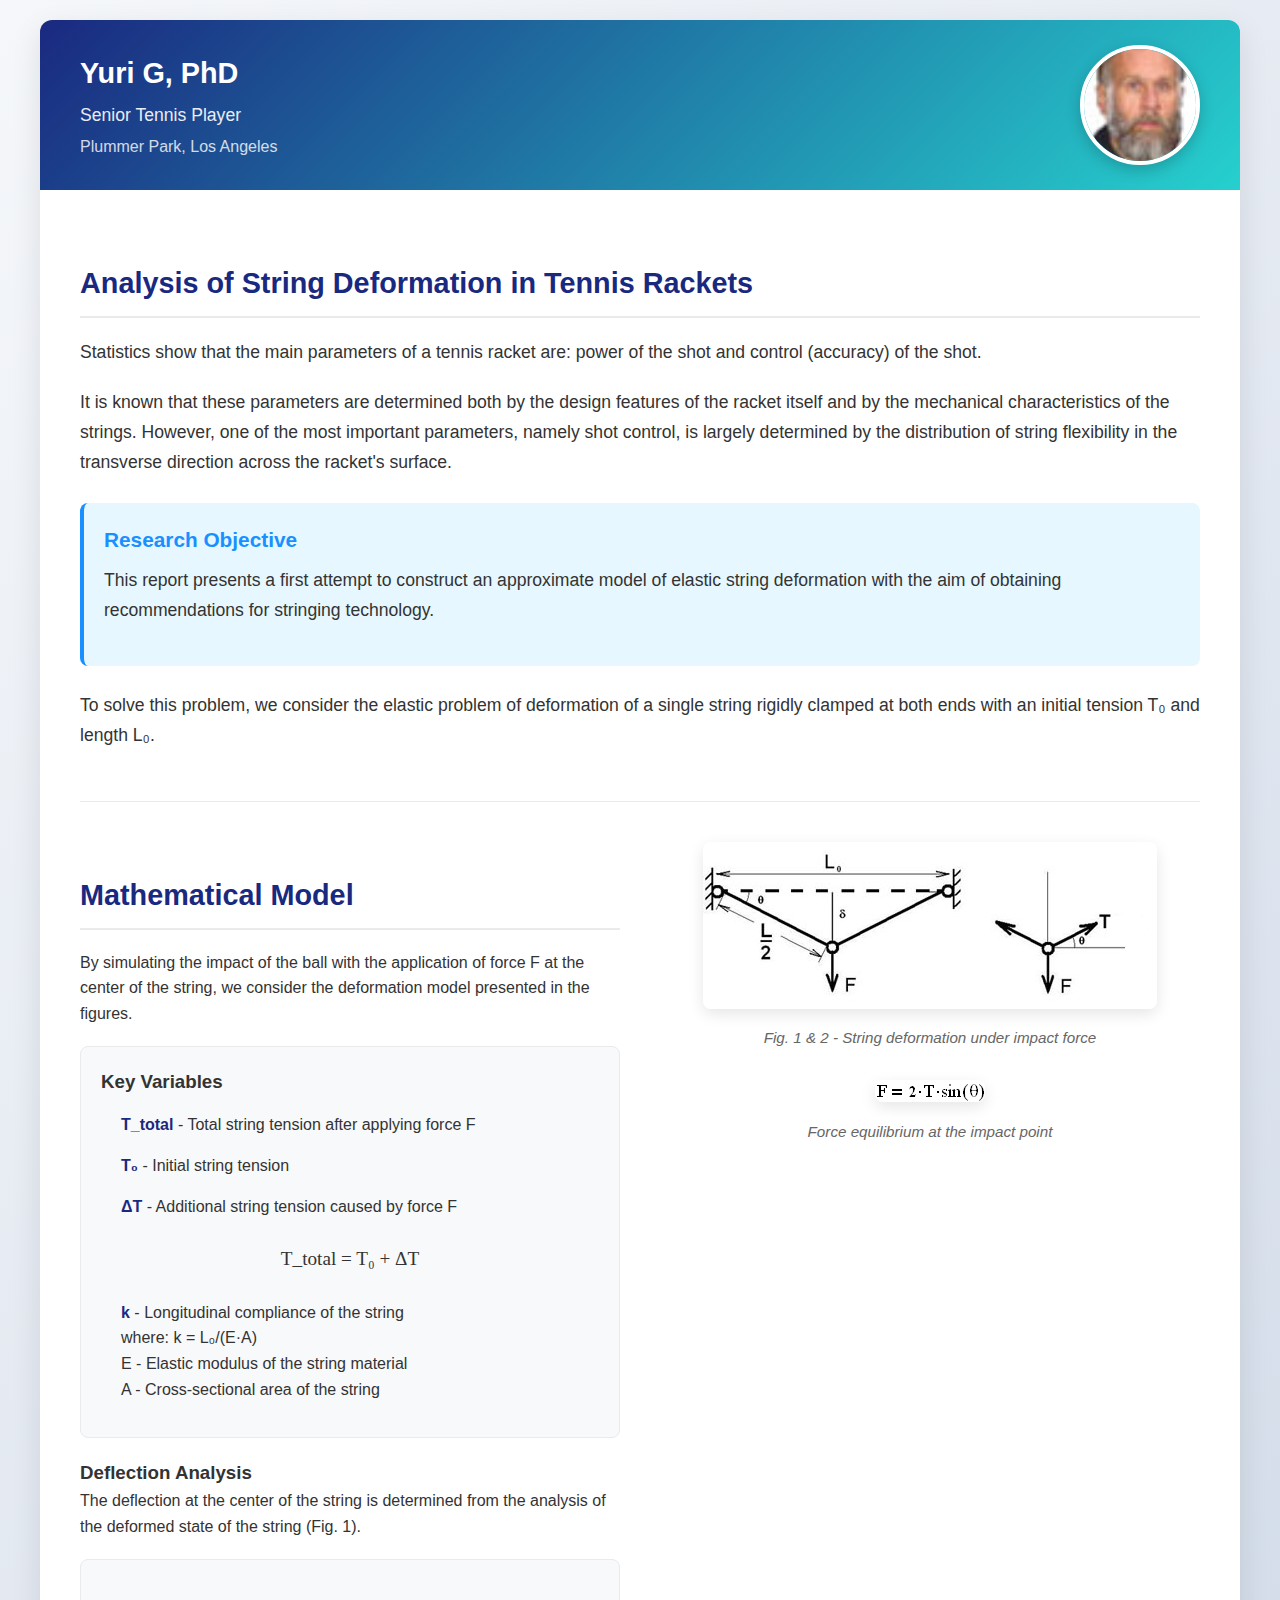
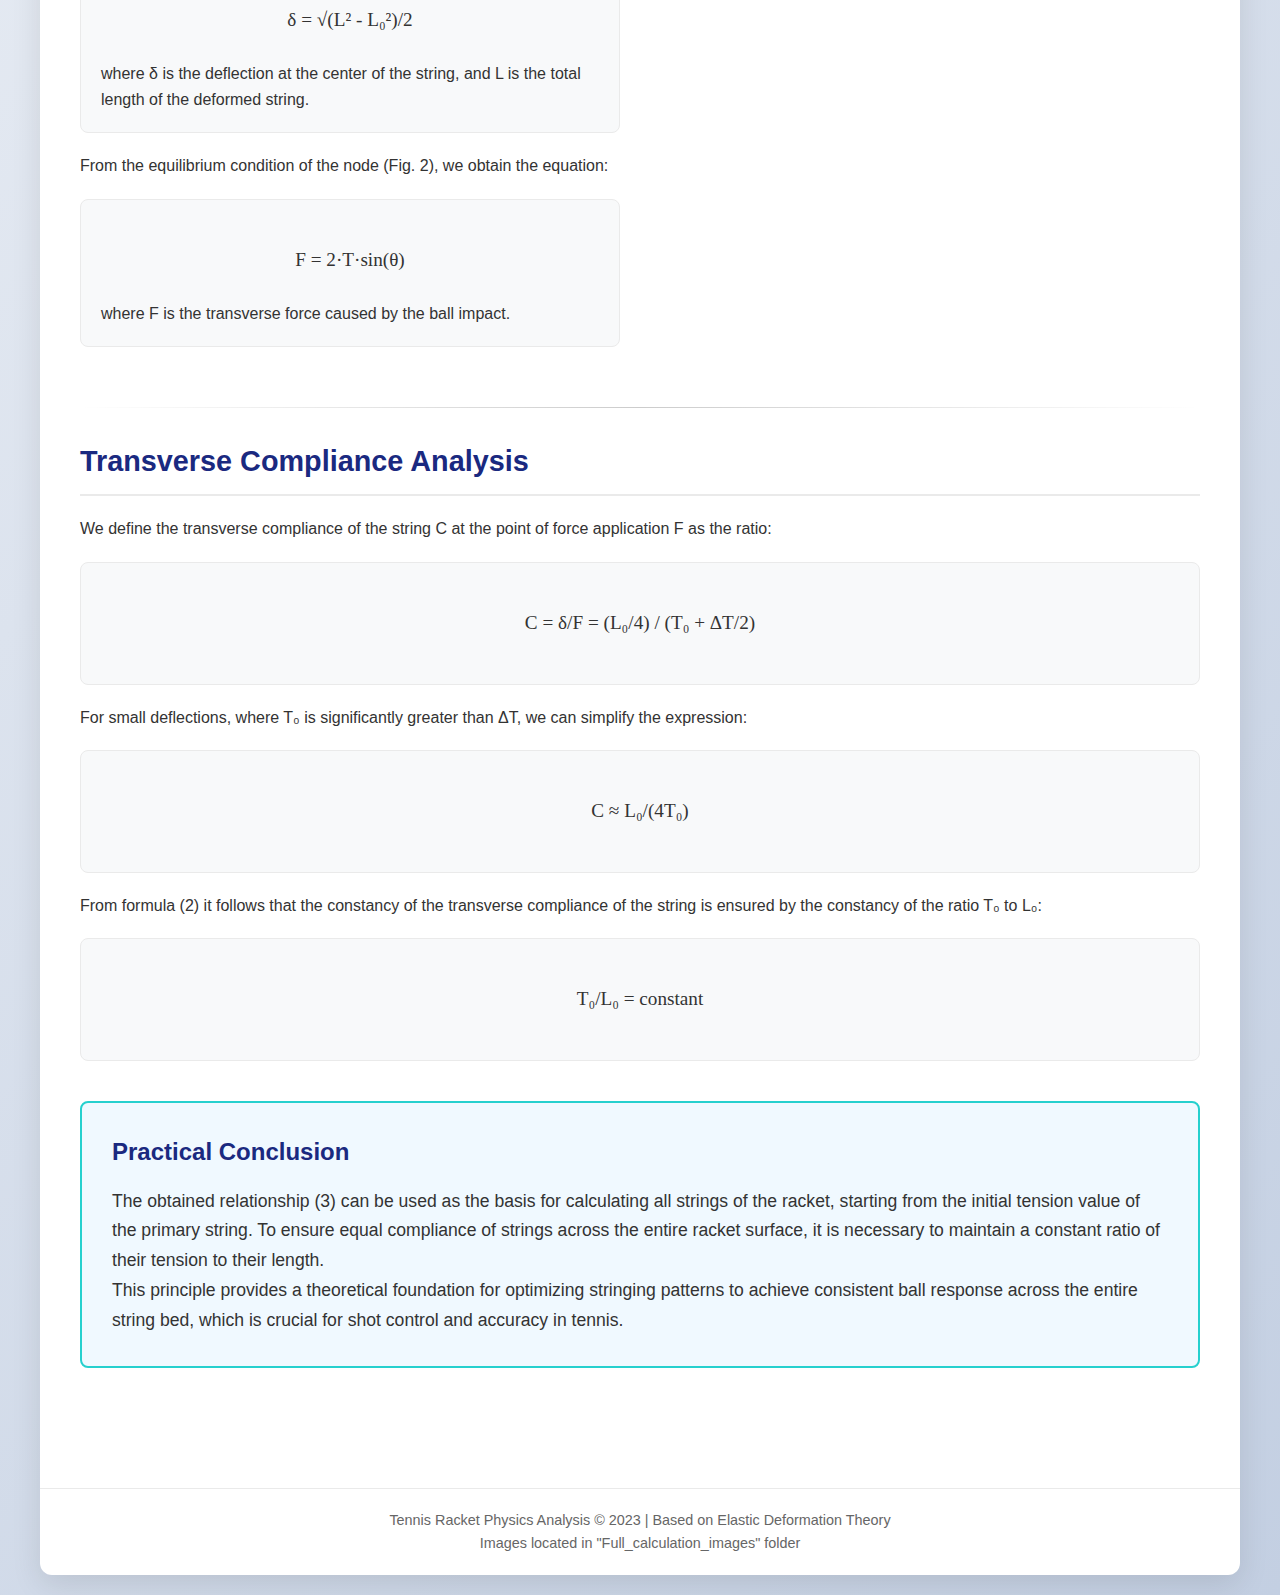
<file: Tennis_theory/String_deformation.html>
﻿<!DOCTYPE html>
<html lang="en">
<head>
    <meta charset="UTF-8">
    <meta name="viewport" content="width=device-width, initial-scale=1.0">
    <title>Tennis String Deformation Analysis</title>
    <style>
        * {
            margin: 0;
            padding: 0;
            box-sizing: border-box;
            font-family: 'Segoe UI', Tahoma, Geneva, Verdana, sans-serif;
        }
        
        body {
            background-color: #f5f7fa;
            color: #333;
            line-height: 1.6;
            padding: 20px;
            background-image: linear-gradient(135deg, #f5f7fa 0%, #c3cfe2 100%);
        }
        
        .container {
            max-width: 1200px;
            margin: 0 auto;
            background-color: white;
            border-radius: 12px;
            box-shadow: 0 10px 30px rgba(0, 0, 0, 0.1);
            overflow: hidden;
            padding: 0;
        }
        
        .header {
            background: linear-gradient(135deg, #1a2980, #26d0ce);
            color: white;
            padding: 25px 40px;
            display: flex;
            align-items: center;
            justify-content: space-between;
            flex-wrap: wrap;
        }
        
        .author-info {
            flex: 1;
            min-width: 300px;
        }
        
        .author-name {
            font-size: 1.8rem;
            font-weight: 700;
            margin-bottom: 5px;
        }
        
        .author-title {
            font-size: 1.1rem;
            opacity: 0.9;
            margin-bottom: 5px;
        }
        
        .author-location {
            font-size: 1rem;
            opacity: 0.8;
        }
        
        .author-photo {
            width: 120px;
            height: 120px;
            border-radius: 50%;
            object-fit: cover;
            border: 4px solid white;
            box-shadow: 0 5px 15px rgba(0, 0, 0, 0.2);
        }
        
        .content {
            padding: 40px;
        }
        
        .intro-section {
            margin-bottom: 40px;
            padding-bottom: 30px;
            border-bottom: 1px solid #eaeaea;
        }
        
        .intro-text p {
            margin-bottom: 20px;
            font-size: 1.1rem;
            line-height: 1.7;
        }
        
        .key-point {
            background-color: #e6f7ff;
            padding: 20px;
            border-radius: 8px;
            border-left: 4px solid #1890ff;
            margin: 25px 0;
        }
        
        .key-point h3 {
            color: #1890ff;
            margin-bottom: 10px;
            font-size: 1.3rem;
        }
        
        h2 {
            color: #1a2980;
            font-size: 1.8rem;
            margin: 30px 0 20px;
            padding-bottom: 10px;
            border-bottom: 2px solid #eaeaea;
        }
        
        .analysis-section {
            display: flex;
            flex-wrap: wrap;
            gap: 40px;
            margin: 40px 0;
        }
        
        .analysis-content {
            flex: 1;
            min-width: 300px;
        }
        
        .analysis-images {
            flex: 1;
            min-width: 300px;
        }
        
        .image-container {
            text-align: center;
            margin-bottom: 30px;
        }
        
        .calculation-image {
            max-width: 100%;
            border-radius: 8px;
            box-shadow: 0 5px 15px rgba(0, 0, 0, 0.1);
            margin-bottom: 10px;
        }
        
        .image-caption {
            font-size: 0.95rem;
            color: #666;
            font-style: italic;
        }
        
        .formula-box {
            background-color: #f8f9fa;
            padding: 20px;
            border-radius: 8px;
            margin: 20px 0;
            border: 1px solid #eaeaea;
            overflow-x: auto;
        }
        
        .formula {
            font-family: 'Cambria', 'Times New Roman', serif;
            font-size: 1.2rem;
            text-align: center;
            padding: 10px;
            margin: 15px 0;
        }
        
        .variable-def {
            margin: 15px 0;
            padding-left: 20px;
        }
        
        .variable {
            font-weight: 600;
            color: #1a2980;
        }
        
        .conclusion {
            background-color: #f0f9ff;
            padding: 30px;
            border-radius: 8px;
            margin: 40px 0;
            border: 2px solid #26d0ce;
        }
        
        .conclusion h3 {
            color: #1a2980;
            margin-bottom: 15px;
            font-size: 1.5rem;
        }
        
        .conclusion p {
            font-size: 1.1rem;
            line-height: 1.7;
        }
        
        .footer {
            text-align: center;
            padding: 20px;
            color: #666;
            font-size: 0.9rem;
            border-top: 1px solid #eaeaea;
            margin-top: 40px;
        }
        
        .divider {
            height: 1px;
            background: linear-gradient(to right, transparent, #ccc, transparent);
            margin: 30px 0;
        }
        
        @media (max-width: 768px) {
            .header {
                flex-direction: column;
                text-align: center;
            }
            
            .author-info {
                margin-bottom: 20px;
            }
            
            .content {
                padding: 20px;
            }
            
            .analysis-section {
                flex-direction: column;
            }
        }
    </style>
</head>
<body>
    <div class="container">
        <div class="header">
            <div class="author-info">
                <h1 class="author-name">Yuri G, PhD</h1>
                <p class="author-title">Senior Tennis Player</p>
                <p class="author-location">Plummer Park, Los Angeles</p>
            </div>
            <img src="images/Yuri-CityWalk-70.jpg" alt="Yuri G" class="author-photo">
        </div>
        
        <div class="content">
            <div class="intro-section">
                <h2>Analysis of String Deformation in Tennis Rackets</h2>
                
                <div class="intro-text">
                    <p>Statistics show that the main parameters of a tennis racket are: power of the shot and control (accuracy) of the shot.</p>
                    
                    <p>It is known that these parameters are determined both by the design features of the racket itself and by the mechanical characteristics of the strings. However, one of the most important parameters, namely shot control, is largely determined by the distribution of string flexibility in the transverse direction across the racket's surface.</p>
                    
                    <div class="key-point">
                        <h3>Research Objective</h3>
                        <p>This report presents a first attempt to construct an approximate model of elastic string deformation with the aim of obtaining recommendations for stringing technology.</p>
                    </div>
                    
                    <p>To solve this problem, we consider the elastic problem of deformation of a single string rigidly clamped at both ends with an initial tension T₀ and length L₀.</p>
                </div>
            </div>
            
            <div class="analysis-section">
                <div class="analysis-content">
                    <h2>Mathematical Model</h2>
                    
                    <p>By simulating the impact of the ball with the application of force F at the center of the string, we consider the deformation model presented in the figures.</p>
                    
                    <div class="formula-box">
                        <h3>Key Variables</h3>
                        
                        <div class="variable-def">
                            <p><span class="variable">T_total</span> - Total string tension after applying force F</p>
                        </div>
                        
                        <div class="variable-def">
                            <p><span class="variable">T₀</span> - Initial string tension</p>
                        </div>
                        
                        <div class="variable-def">
                            <p><span class="variable">ΔT</span> - Additional string tension caused by force F</p>
                        </div>
                        
                        <div class="formula">
                            T_total = T₀ + ΔT
                        </div>
                        
                        <div class="variable-def">
                            <p><span class="variable">k</span> - Longitudinal compliance of the string</p>
                            <p>where: k = L₀/(E·A)</p>
                            <p>E - Elastic modulus of the string material</p>
                            <p>A - Cross-sectional area of the string</p>
                        </div>
                    </div>
                    
                    <h3>Deflection Analysis</h3>
                    <p>The deflection at the center of the string is determined from the analysis of the deformed state of the string (Fig. 1).</p>
                    
                    <div class="formula-box">
                        <div class="formula">
                            δ = √(L² - L₀²)/2
                        </div>
                        <p>where δ is the deflection at the center of the string, and L is the total length of the deformed string.</p>
                    </div>
                    
                    <p>From the equilibrium condition of the node (Fig. 2), we obtain the equation:</p>
                    
                    <div class="formula-box">
                        <div class="formula">
                            F = 2·T·sin(θ)
                        </div>
                        <p>where F is the transverse force caused by the ball impact.</p>
                    </div>
                </div>
                
                <div class="analysis-images">
                    <div class="image-container">
                        <img src="string_loads.PNG" alt="String deformation model" class="calculation-image">
                        <p class="image-caption">Fig. 1 & 2 - String deformation under impact force</p>
                    </div>
                    
                    <div class="image-container">
                        <img src="./Full_calculation_images/IMG0014_16403953.PNG" alt="Force equilibrium equation" class="calculation-image">
                        <p class="image-caption">Force equilibrium at the impact point</p>
                    </div>
                </div>
            </div>
            
            <div class="divider"></div>
            
            <h2>Transverse Compliance Analysis</h2>
            
            <p>We define the transverse compliance of the string C at the point of force application F as the ratio:</p>
            
            <div class="formula-box">
                <div class="formula">
                    C = δ/F = (L₀/4) / (T₀ + ΔT/2)
                </div>
            </div>
            
            <p>For small deflections, where T₀ is significantly greater than ΔT, we can simplify the expression:</p>
            
            <div class="formula-box">
                <div class="formula">
                    C ≈ L₀/(4T₀)
                </div>
            </div>
            
            <p>From formula (2) it follows that the constancy of the transverse compliance of the string is ensured by the constancy of the ratio T₀ to L₀:</p>
            
            <div class="formula-box">
                <div class="formula">
                    T₀/L₀ = constant
                </div>
            </div>
            
            <div class="conclusion">
                <h3>Practical Conclusion</h3>
                <p>The obtained relationship (3) can be used as the basis for calculating all strings of the racket, starting from the initial tension value of the primary string. To ensure equal compliance of strings across the entire racket surface, it is necessary to maintain a constant ratio of their tension to their length.</p>
                
                <p>This principle provides a theoretical foundation for optimizing stringing patterns to achieve consistent ball response across the entire string bed, which is crucial for shot control and accuracy in tennis.</p>
            </div>
        </div>
        
        <div class="footer">
            <p>Tennis Racket Physics Analysis &copy; 2023 | Based on Elastic Deformation Theory</p>
            <p>Images located in "Full_calculation_images" folder</p>
        </div>
    </div>
</body>
</html>
</file>
